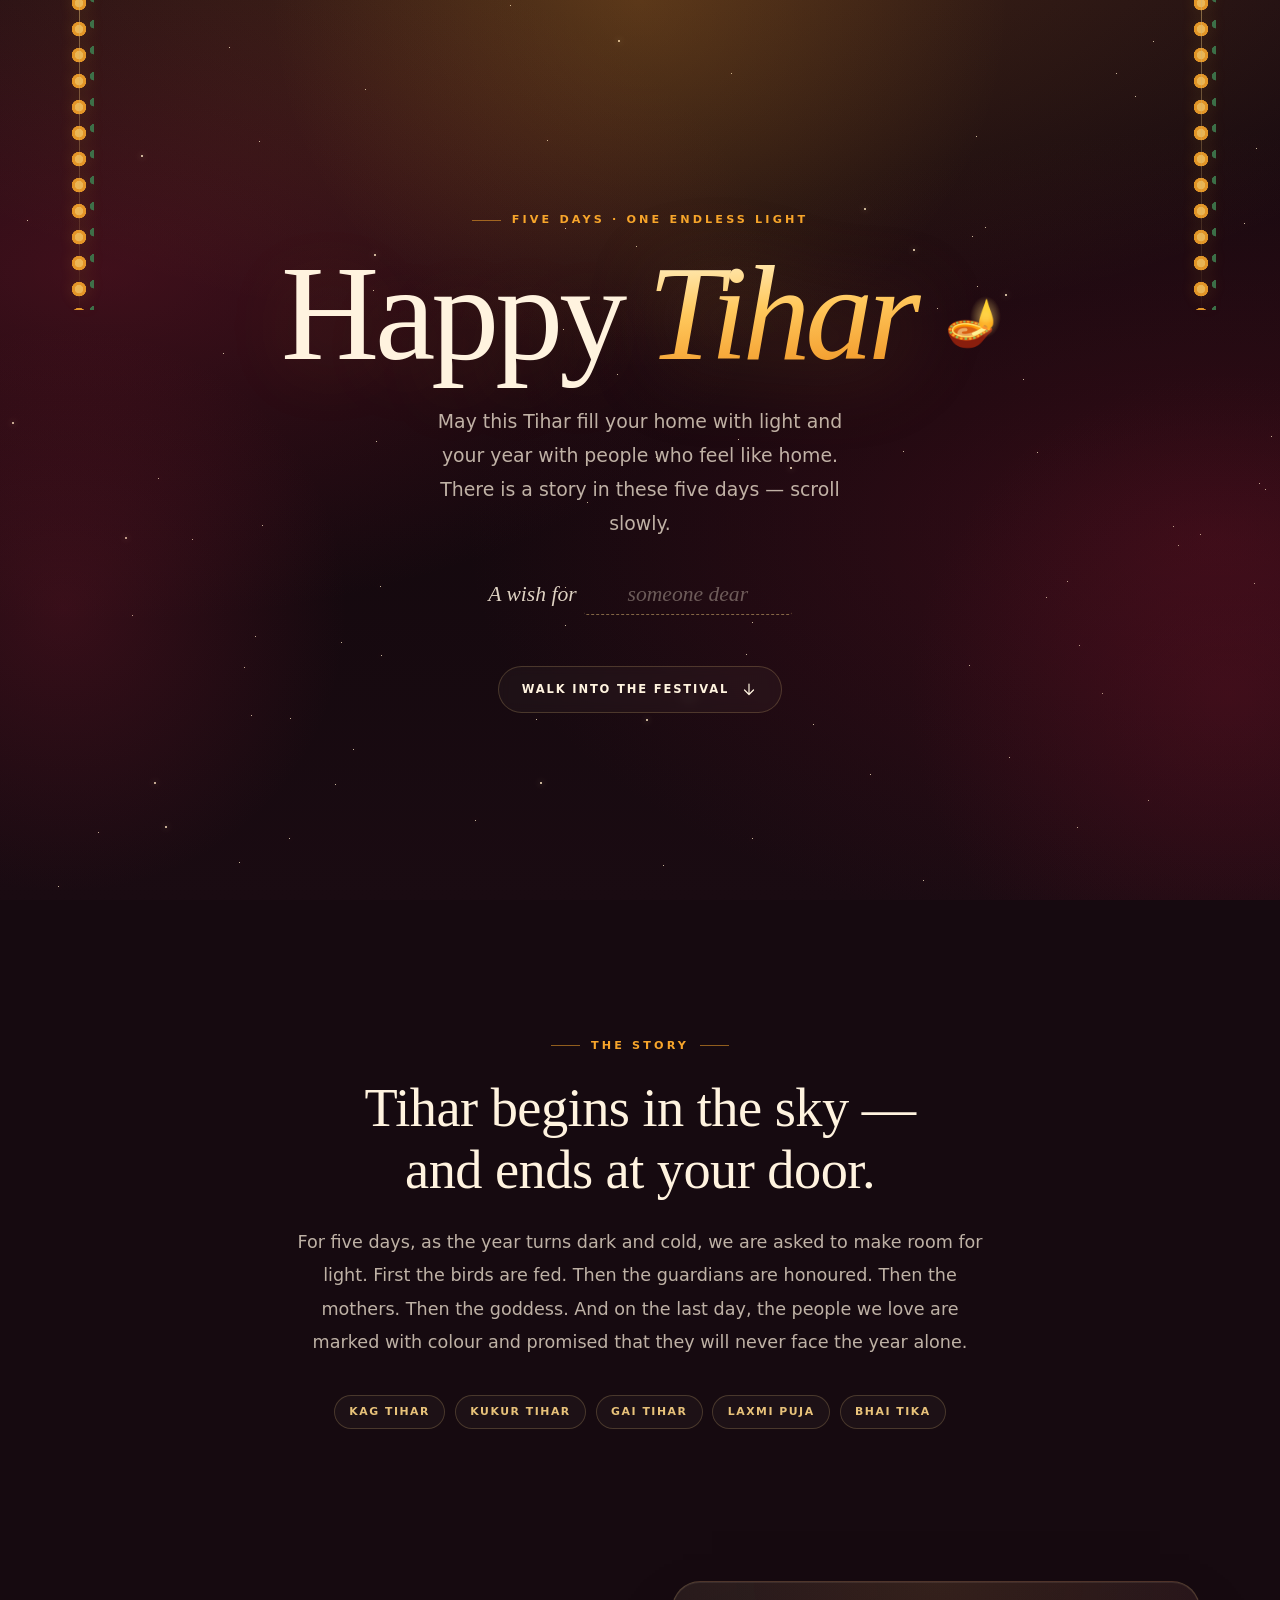
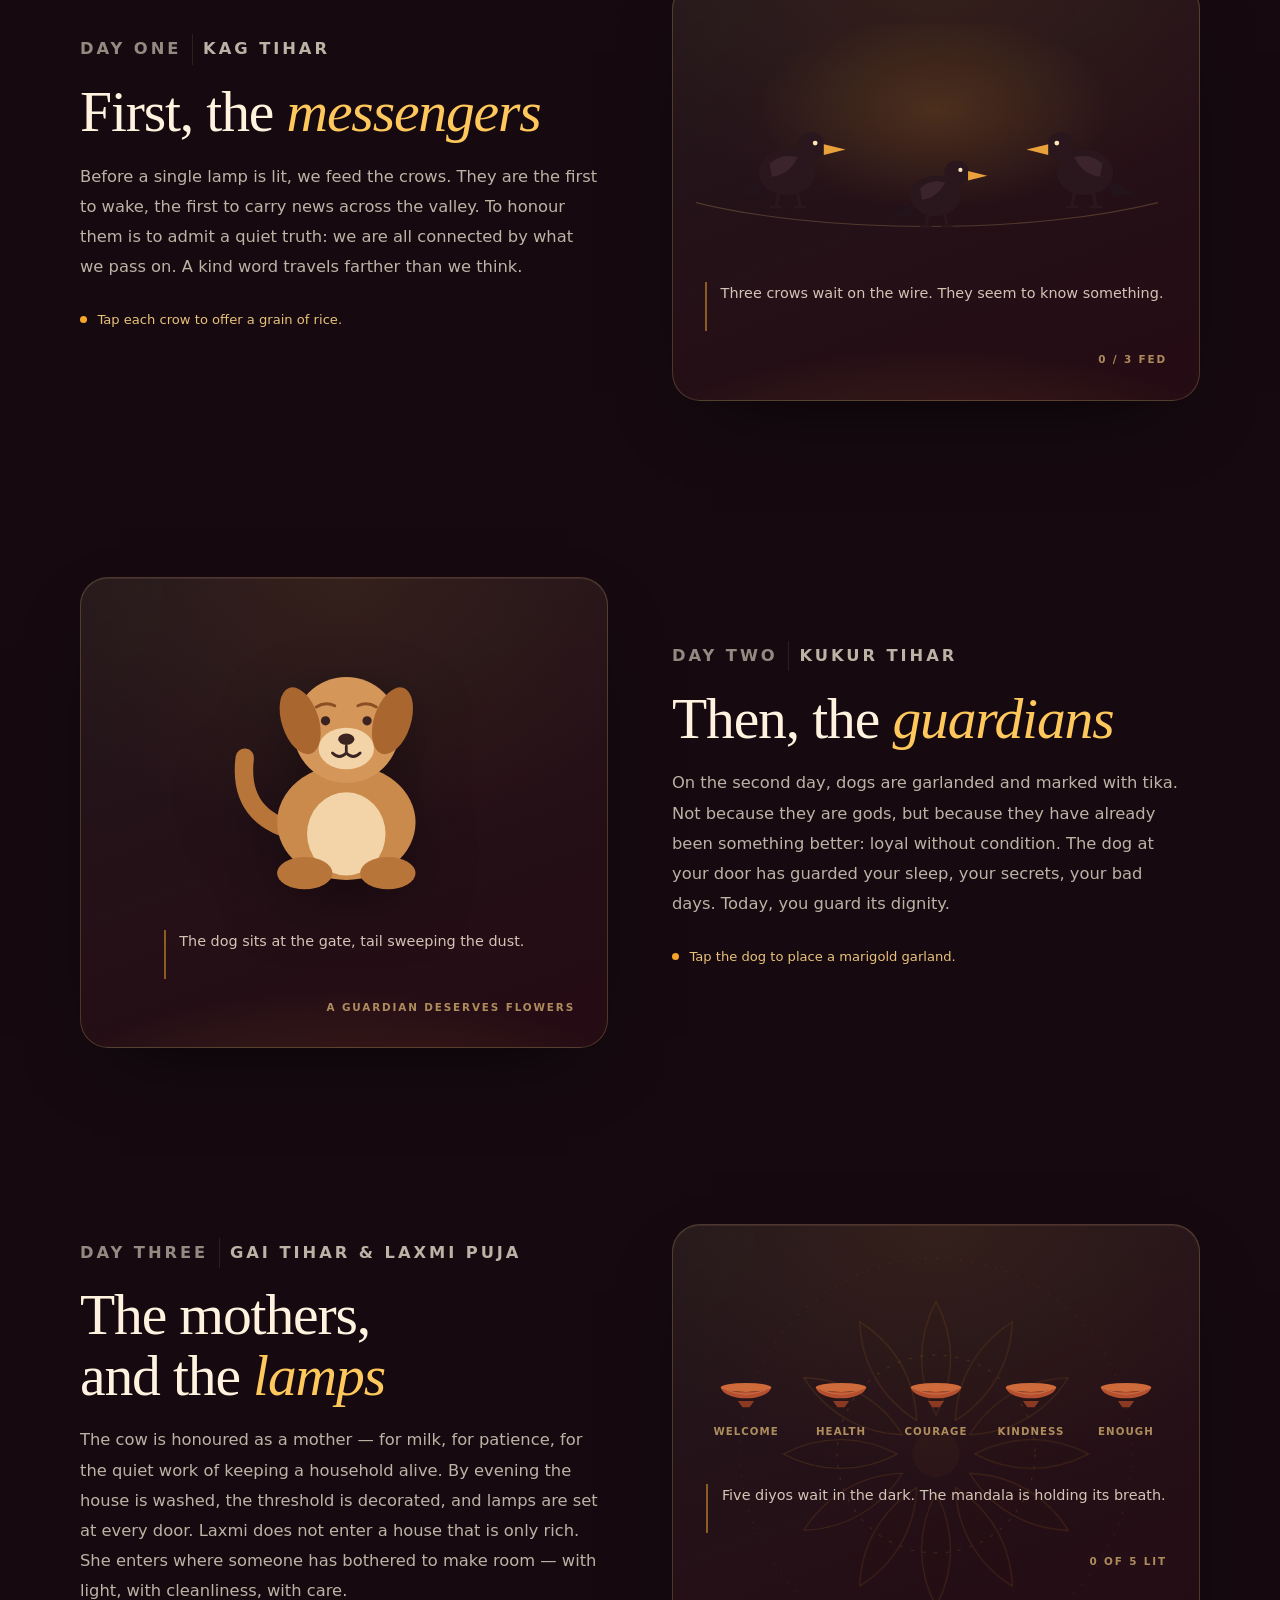
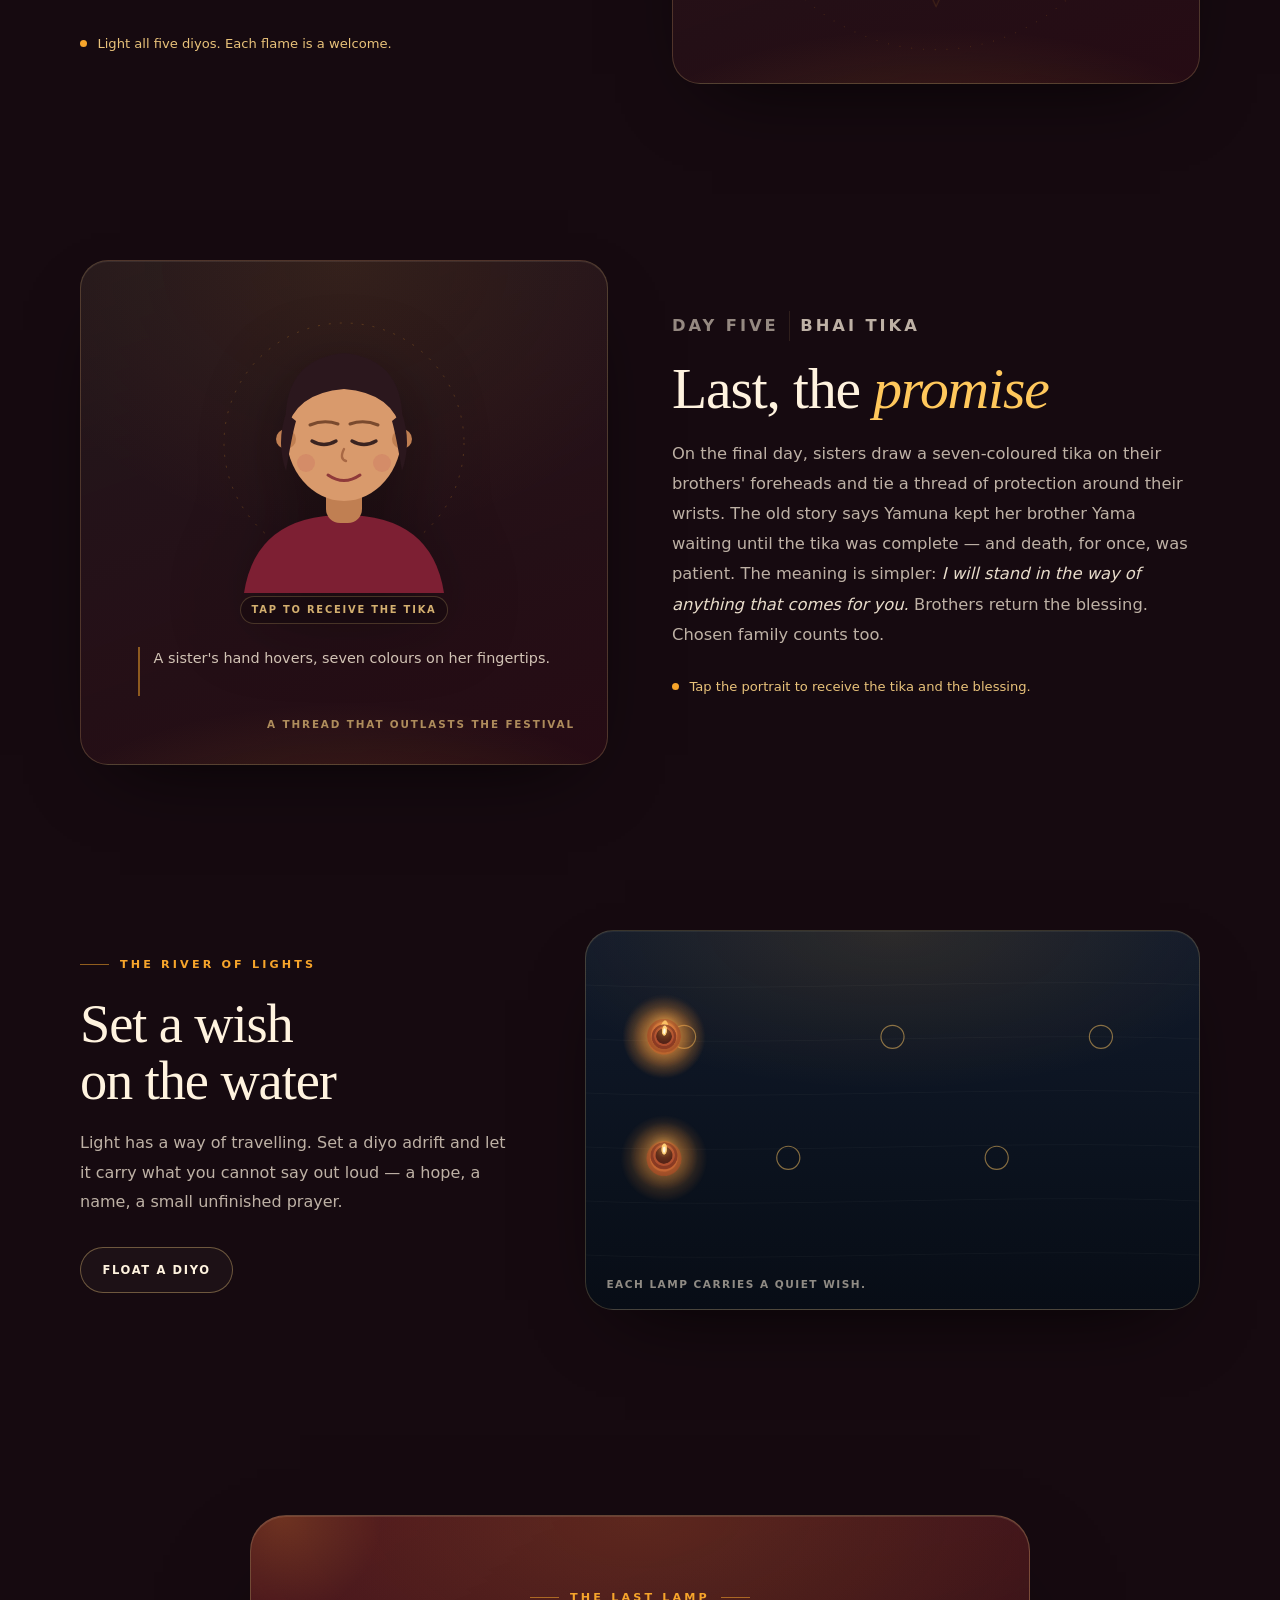
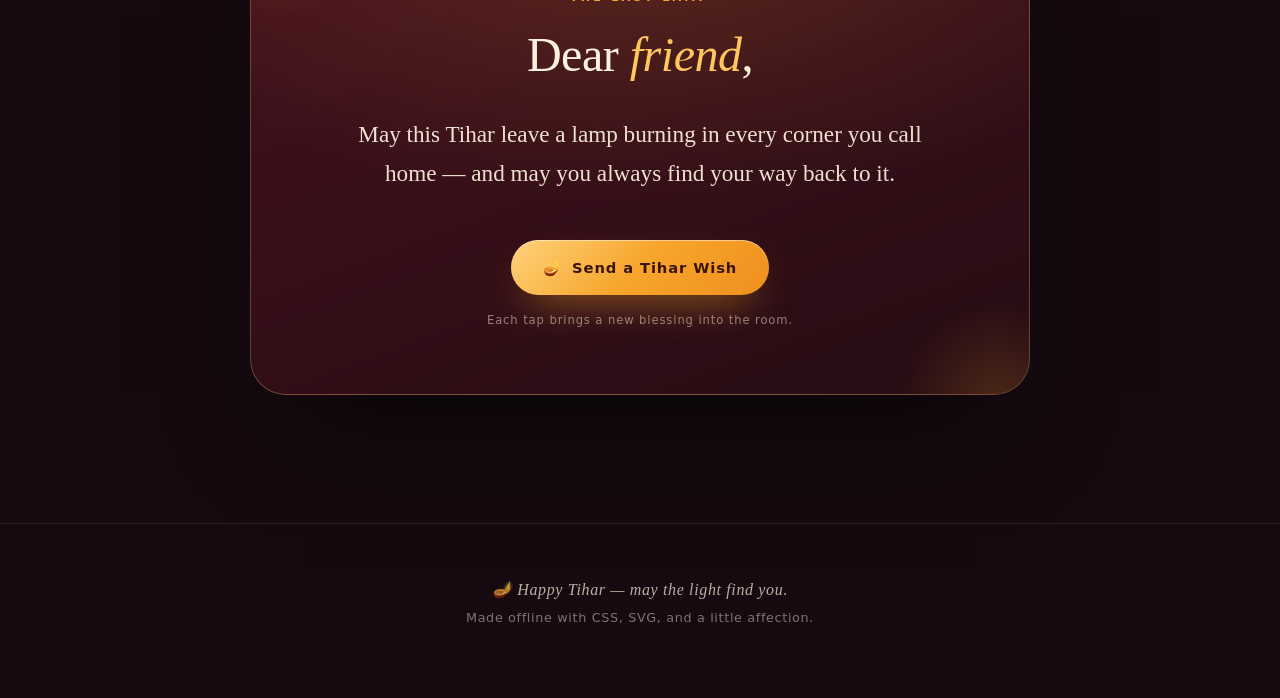
<file: Projects/deepseek-v4.1-flash-free/index.html>
<!DOCTYPE html>
<html lang="en">
<head>
  <meta charset="utf-8">
  <meta name="viewport" content="width=device-width, initial-scale=1">
  <meta name="theme-color" content="#170a10">
  <meta name="description" content="An interactive Tihar story about crows, dogs, cows, Laxmi's lamps and Bhai Tika — with a wish you can send.">
  <title>Happy Tihar 🪔 — A Story of Light</title>
  <link rel="stylesheet" href="style.css">
</head>
<body>
  <a class="skip-link" href="#story">Skip to the story</a>

  <!-- Ambient background: stars, glows and a warm night sky (pure CSS) -->
  <div class="ambient" aria-hidden="true">
    <div class="stars" id="stars"></div>
    <div class="glow glow--one"></div>
    <div class="glow glow--two"></div>
    <div class="glow glow--three"></div>
  </div>

  <!-- ============================== HERO ============================== -->
  <header class="hero" id="top">
    <div class="garland garland--left" aria-hidden="true"></div>
    <div class="garland garland--right" aria-hidden="true"></div>

    <div class="hero__inner">
      <p class="eyebrow">Five days · one endless light</p>

      <h1 class="hero__title">
        <span class="hero__happy">Happy</span>
        <span class="hero__tihar">Tihar</span>
        <span class="hero__lamp" aria-hidden="true">🪔</span>
      </h1>

      <p class="hero__sub">
        May this Tihar fill your home with light and your year with people who feel like
        home. There is a story in these five days — scroll slowly.
      </p>

      <p class="hero__for">
        A wish for
        <label class="name-field">
          <span class="sr-only">Name of the person you are wishing</span>
          <input id="nameInput" type="text" maxlength="28" placeholder="someone dear" autocomplete="off" spellcheck="false">
        </label>
      </p>

      <a class="scroll-cue" href="#story">
        <span>Walk into the festival</span>
        <svg viewBox="0 0 24 24" width="18" height="18" aria-hidden="true">
          <path d="M12 4v14m0 0 6-6m-6 6-6-6" fill="none" stroke="currentColor"
                stroke-width="1.6" stroke-linecap="round" stroke-linejoin="round"/>
        </svg>
      </a>
    </div>
  </header>

  <main>
    <!-- ============================== INTRO ============================== -->
    <section class="intro reveal" id="story" aria-labelledby="intro-title">
      <p class="eyebrow eyebrow--center">The story</p>
      <h2 id="intro-title">Tihar begins in the sky —<br>and ends at your door.</h2>
      <p class="intro__text">
        For five days, as the year turns dark and cold, we are asked to make room for light.
        First the birds are fed. Then the guardians are honoured. Then the mothers.
        Then the goddess. And on the last day, the people we love are marked with colour
        and promised that they will never face the year alone.
      </p>
      <div class="day-chips" aria-label="The five days of Tihar">
        <span>Kag Tihar</span>
        <span>Kukur Tihar</span>
        <span>Gai Tihar</span>
        <span>Laxmi Puja</span>
        <span>Bhai Tika</span>
      </div>
    </section>

    <!-- ============================== SCENE 1 · CROWS ============================== -->
    <section class="scene reveal" aria-labelledby="scene1-title">
      <div class="scene__inner">
        <div class="scene__copy">
          <p class="day-tag"><span>Day one</span> Kag Tihar</p>
          <h2 id="scene1-title">First, the <em>messengers</em></h2>
          <p>
            Before a single lamp is lit, we feed the crows. They are the first to wake,
            the first to carry news across the valley. To honour them is to admit a quiet
            truth: we are all connected by what we pass on. A kind word travels farther
            than we think.
          </p>
          <p class="hint">
            <span class="hint__dot" aria-hidden="true"></span>
            Tap each crow to offer a grain of rice.
          </p>
        </div>

        <div class="stage stage--crows">
          <div class="wire-scene" role="group" aria-label="Three crows on a wire. Offer rice to each one.">
            <svg class="wire" viewBox="0 0 420 70" preserveAspectRatio="none" aria-hidden="true">
              <path d="M-10 8 C 110 58, 310 58, 430 8" fill="none"
                    stroke="rgba(232,194,122,.35)" stroke-width="1.5"/>
            </svg>

            <button class="crow" type="button" aria-pressed="false"
                    aria-label="Offer rice to the first crow">
              <svg viewBox="0 0 120 120" aria-hidden="true" focusable="false">
                <path d="M40 82 L14 96 L34 98 Z" fill="#23131a"/>
                <ellipse cx="60" cy="76" rx="26" ry="21" fill="#2a171d"/>
                <path d="M44 68 Q 54 58 70 62 Q 62 78 46 80 Z" fill="#3b242c"/>
                <circle cx="82" cy="52" r="13" fill="#2a171d"/>
                <path d="M94 50 L114 55 L94 60 Z" fill="#e9a23b"/>
                <circle cx="86" cy="49" r="2.2" fill="#ffe6b8"/>
                <path d="M52 96 L50 108 M70 96 L72 108" stroke="#2a171d"
                      stroke-width="3.2" stroke-linecap="round"/>
                <path d="M45 108 h10 M67 108 h10" stroke="#2a171d"
                      stroke-width="2.4" stroke-linecap="round"/>
              </svg>
            </button>

            <button class="crow crow--small" type="button" aria-pressed="false"
                    aria-label="Offer rice to the second crow">
              <svg viewBox="0 0 120 120" aria-hidden="true" focusable="false">
                <path d="M40 82 L14 96 L34 98 Z" fill="#23131a"/>
                <ellipse cx="60" cy="76" rx="26" ry="21" fill="#2a171d"/>
                <path d="M44 68 Q 54 58 70 62 Q 62 78 46 80 Z" fill="#3b242c"/>
                <circle cx="82" cy="52" r="13" fill="#2a171d"/>
                <path d="M94 50 L114 55 L94 60 Z" fill="#e9a23b"/>
                <circle cx="86" cy="49" r="2.2" fill="#ffe6b8"/>
                <path d="M52 96 L50 108 M70 96 L72 108" stroke="#2a171d"
                      stroke-width="3.2" stroke-linecap="round"/>
                <path d="M45 108 h10 M67 108 h10" stroke="#2a171d"
                      stroke-width="2.4" stroke-linecap="round"/>
              </svg>
            </button>

            <button class="crow crow--flip" type="button" aria-pressed="false"
                    aria-label="Offer rice to the third crow">
              <svg viewBox="0 0 120 120" aria-hidden="true" focusable="false">
                <path d="M40 82 L14 96 L34 98 Z" fill="#23131a"/>
                <ellipse cx="60" cy="76" rx="26" ry="21" fill="#2a171d"/>
                <path d="M44 68 Q 54 58 70 62 Q 62 78 46 80 Z" fill="#3b242c"/>
                <circle cx="82" cy="52" r="13" fill="#2a171d"/>
                <path d="M94 50 L114 55 L94 60 Z" fill="#e9a23b"/>
                <circle cx="86" cy="49" r="2.2" fill="#ffe6b8"/>
                <path d="M52 96 L50 108 M70 96 L72 108" stroke="#2a171d"
                      stroke-width="3.2" stroke-linecap="round"/>
                <path d="M45 108 h10 M67 108 h10" stroke="#2a171d"
                      stroke-width="2.4" stroke-linecap="round"/>
              </svg>
            </button>
          </div>

          <p class="stage-note" id="crowLine" aria-live="polite">
            Three crows wait on the wire. They seem to know something.
          </p>
          <div class="stage-count" id="crowCount">0 / 3 fed</div>
        </div>
      </div>
    </section>

    <!-- ============================== SCENE 2 · DOGS ============================== -->
    <section class="scene scene--flip reveal" aria-labelledby="scene2-title">
      <div class="scene__inner">
        <div class="scene__copy">
          <p class="day-tag"><span>Day two</span> Kukur Tihar</p>
          <h2 id="scene2-title">Then, the <em>guardians</em></h2>
          <p>
            On the second day, dogs are garlanded and marked with tika. Not because they
            are gods, but because they have already been something better: loyal without
            condition. The dog at your door has guarded your sleep, your secrets, your bad
            days. Today, you guard its dignity.
          </p>
          <p class="hint">
            <span class="hint__dot" aria-hidden="true"></span>
            Tap the dog to place a marigold garland.
          </p>
        </div>

        <div class="stage stage--dog">
          <button class="dog" type="button" aria-pressed="false"
                  aria-label="Place a marigold garland and tika on the dog">
            <svg viewBox="0 0 260 260" aria-hidden="true" focusable="false">
              <!-- tail -->
              <path class="dog__tail" d="M82 190 Q 38 176 44 128" fill="none"
                    stroke="#b8753a" stroke-width="16" stroke-linecap="round"/>
              <!-- body and chest -->
              <ellipse cx="132" cy="184" rx="60" ry="50" fill="#c98a4b"/>
              <ellipse cx="132" cy="194" rx="34" ry="36" fill="#f2d4a8"/>
              <!-- back paws -->
              <ellipse cx="96" cy="228" rx="24" ry="14" fill="#b8753a"/>
              <ellipse cx="168" cy="228" rx="24" ry="14" fill="#b8753a"/>
              <!-- head -->
              <circle cx="132" cy="104" r="46" fill="#d5965a"/>
              <ellipse cx="92" cy="96" rx="16" ry="30" fill="#a9662f" transform="rotate(-18 92 96)"/>
              <ellipse cx="172" cy="96" rx="16" ry="30" fill="#a9662f" transform="rotate(18 172 96)"/>
              <!-- muzzle, nose, mouth -->
              <ellipse cx="132" cy="120" rx="24" ry="18" fill="#f2d4a8"/>
              <ellipse cx="132" cy="112" rx="7" ry="5" fill="#3a2320"/>
              <path d="M132 118v6m0 0q-6 6-12 0m12 0q6 6 12 0" fill="none"
                    stroke="#3a2320" stroke-width="2.4" stroke-linecap="round"/>
              <!-- eyes and brows -->
              <circle cx="114" cy="96" r="4" fill="#3a2320"/>
              <circle cx="150" cy="96" r="4" fill="#3a2320"/>
              <path d="M106 84q8-5 16-1M142 83q8-4 16 1" fill="none"
                    stroke="#8a4f22" stroke-width="2.5" stroke-linecap="round"/>
              <!-- tika on the forehead -->
              <g class="dog__tika">
                <rect x="125" y="66" width="4" height="16" rx="2" fill="#d33a3a"/>
                <rect x="130" y="64" width="4" height="18" rx="2" fill="#f2b134"/>
                <rect x="135" y="66" width="4" height="16" rx="2" fill="#3f8f6b"/>
              </g>
              <!-- marigold garland -->
              <g class="dog__garland">
                <path d="M92 148 Q 150 180 208 148" fill="none"
                      stroke="#e9a23b" stroke-width="3" opacity=".65"/>
                <circle cx="94" cy="150" r="8" fill="#f7a52b"/>
                <circle cx="108" cy="158" r="8" fill="#ffc85c"/>
                <circle cx="122" cy="163" r="8" fill="#f7a52b"/>
                <circle cx="136" cy="166" r="8" fill="#ffc85c"/>
                <circle cx="150" cy="167" r="8" fill="#f7a52b"/>
                <circle cx="164" cy="166" r="8" fill="#ffc85c"/>
                <circle cx="178" cy="163" r="8" fill="#f7a52b"/>
                <circle cx="192" cy="158" r="8" fill="#ffc85c"/>
                <circle cx="206" cy="150" r="8" fill="#f7a52b"/>
              </g>
            </svg>
          </button>

          <p class="stage-note" id="dogLine" aria-live="polite">
            The dog sits at the gate, tail sweeping the dust.
          </p>
          <div class="stage-count">A guardian deserves flowers</div>
        </div>
      </div>
    </section>

    <!-- ============================== SCENE 3 · COWS & LAXMI ============================== -->
    <section class="scene reveal" aria-labelledby="scene3-title">
      <div class="scene__inner">
        <div class="scene__copy">
          <p class="day-tag"><span>Day three</span> Gai Tihar &amp; Laxmi Puja</p>
          <h2 id="scene3-title">The mothers,<br>and the <em>lamps</em></h2>
          <p>
            The cow is honoured as a mother — for milk, for patience, for the quiet work of
            keeping a household alive. By evening the house is washed, the threshold is
            decorated, and lamps are set at every door. Laxmi does not enter a house that is
            only rich. She enters where someone has bothered to make room — with light, with
            cleanliness, with care.
          </p>
          <p class="hint">
            <span class="hint__dot" aria-hidden="true"></span>
            Light all five diyos. Each flame is a welcome.
          </p>
        </div>

        <div class="stage stage--lamps" id="lampStage">
          <!-- Rangoli / mandala drawn entirely in SVG -->
          <svg class="mandala" viewBox="0 0 400 400" aria-hidden="true">
            <defs>
              <path id="petal" d="M200 58 C 218 92 218 130 200 164 C 182 130 182 92 200 58 Z"/>
            </defs>
            <g fill="none" stroke="currentColor" stroke-width="1">
              <circle class="draw-ring" cx="200" cy="200" r="48" pathLength="1"/>
              <circle cx="200" cy="200" r="92" stroke-dasharray="3 8"/>
              <circle class="draw-ring" cx="200" cy="200" r="140" pathLength="1"/>
              <circle cx="200" cy="200" r="182" stroke-dasharray="1 10"/>
            </g>
            <g fill="rgba(247,165,43,.05)" stroke="currentColor" stroke-width="1">
              <use href="#petal"/>
              <use href="#petal" transform="rotate(30 200 200)"/>
              <use href="#petal" transform="rotate(60 200 200)"/>
              <use href="#petal" transform="rotate(90 200 200)"/>
              <use href="#petal" transform="rotate(120 200 200)"/>
              <use href="#petal" transform="rotate(150 200 200)"/>
              <use href="#petal" transform="rotate(180 200 200)"/>
              <use href="#petal" transform="rotate(210 200 200)"/>
              <use href="#petal" transform="rotate(240 200 200)"/>
              <use href="#petal" transform="rotate(270 200 200)"/>
              <use href="#petal" transform="rotate(300 200 200)"/>
              <use href="#petal" transform="rotate(330 200 200)"/>
            </g>
            <circle class="draw-ring" cx="200" cy="200" r="22" fill="rgba(247,165,43,.12)" stroke="currentColor" stroke-width="1" pathLength="1"/>
          </svg>

          <div class="lamps" role="group" aria-label="Five diyos. Light each one.">
            <button class="lamp" type="button" aria-pressed="false" data-word="Welcome"
                    data-line="A lamp at the door says: come in, you were expected.">
              <svg class="diyo" viewBox="0 0 80 80" aria-hidden="true" focusable="false">
                <circle class="diyo__glow" cx="40" cy="30" r="20"/>
                <path class="diyo__flame" d="M40 14 C47 25 50 33 40 44 C30 33 33 25 40 14 Z"/>
                <path class="diyo__flame-inner" d="M40 27 C43.5 33 44.5 37 40 42 C35.5 37 36.5 33 40 27 Z"/>
                <path class="diyo__bowl" d="M12 46 C16 62 64 62 68 46 C56 53 24 53 12 46 Z"/>
                <ellipse class="diyo__rim" cx="40" cy="46" rx="28" ry="5"/>
                <path class="diyo__base" d="M31 61 h18 l-5 7 h-8 z"/>
                <path d="M19 49 q21 9 42 0" fill="none" stroke="#e08a5b" stroke-width="1.2" opacity=".5"/>
              </svg>
              <span class="lamp-word">Welcome</span>
            </button>

            <button class="lamp" type="button" aria-pressed="false" data-word="Health"
                    data-line="A lamp for health: may the body you live in be treated gently this year.">
              <svg class="diyo" viewBox="0 0 80 80" aria-hidden="true" focusable="false">
                <circle class="diyo__glow" cx="40" cy="30" r="20"/>
                <path class="diyo__flame" d="M40 14 C47 25 50 33 40 44 C30 33 33 25 40 14 Z"/>
                <path class="diyo__flame-inner" d="M40 27 C43.5 33 44.5 37 40 42 C35.5 37 36.5 33 40 27 Z"/>
                <path class="diyo__bowl" d="M12 46 C16 62 64 62 68 46 C56 53 24 53 12 46 Z"/>
                <ellipse class="diyo__rim" cx="40" cy="46" rx="28" ry="5"/>
                <path class="diyo__base" d="M31 61 h18 l-5 7 h-8 z"/>
                <path d="M19 49 q21 9 42 0" fill="none" stroke="#e08a5b" stroke-width="1.2" opacity=".5"/>
              </svg>
              <span class="lamp-word">Health</span>
            </button>

            <button class="lamp" type="button" aria-pressed="false" data-word="Courage"
                    data-line="A lamp for courage: may you do the brave thing, even with a shaking voice.">
              <svg class="diyo" viewBox="0 0 80 80" aria-hidden="true" focusable="false">
                <circle class="diyo__glow" cx="40" cy="30" r="20"/>
                <path class="diyo__flame" d="M40 14 C47 25 50 33 40 44 C30 33 33 25 40 14 Z"/>
                <path class="diyo__flame-inner" d="M40 27 C43.5 33 44.5 37 40 42 C35.5 37 36.5 33 40 27 Z"/>
                <path class="diyo__bowl" d="M12 46 C16 62 64 62 68 46 C56 53 24 53 12 46 Z"/>
                <ellipse class="diyo__rim" cx="40" cy="46" rx="28" ry="5"/>
                <path class="diyo__base" d="M31 61 h18 l-5 7 h-8 z"/>
                <path d="M19 49 q21 9 42 0" fill="none" stroke="#e08a5b" stroke-width="1.2" opacity=".5"/>
              </svg>
              <span class="lamp-word">Courage</span>
            </button>

            <button class="lamp" type="button" aria-pressed="false" data-word="Kindness"
                    data-line="A lamp for kindness: may it return to you when you least expect it.">
              <svg class="diyo" viewBox="0 0 80 80" aria-hidden="true" focusable="false">
                <circle class="diyo__glow" cx="40" cy="30" r="20"/>
                <path class="diyo__flame" d="M40 14 C47 25 50 33 40 44 C30 33 33 25 40 14 Z"/>
                <path class="diyo__flame-inner" d="M40 27 C43.5 33 44.5 37 40 42 C35.5 37 36.5 33 40 27 Z"/>
                <path class="diyo__bowl" d="M12 46 C16 62 64 62 68 46 C56 53 24 53 12 46 Z"/>
                <ellipse class="diyo__rim" cx="40" cy="46" rx="28" ry="5"/>
                <path class="diyo__base" d="M31 61 h18 l-5 7 h-8 z"/>
                <path d="M19 49 q21 9 42 0" fill="none" stroke="#e08a5b" stroke-width="1.2" opacity=".5"/>
              </svg>
              <span class="lamp-word">Kindness</span>
            </button>

            <button class="lamp" type="button" aria-pressed="false" data-word="Enough"
                    data-line="A lamp for enough: not more, not less — just enough.">
              <svg class="diyo" viewBox="0 0 80 80" aria-hidden="true" focusable="false">
                <circle class="diyo__glow" cx="40" cy="30" r="20"/>
                <path class="diyo__flame" d="M40 14 C47 25 50 33 40 44 C30 33 33 25 40 14 Z"/>
                <path class="diyo__flame-inner" d="M40 27 C43.5 33 44.5 37 40 42 C35.5 37 36.5 33 40 27 Z"/>
                <path class="diyo__bowl" d="M12 46 C16 62 64 62 68 46 C56 53 24 53 12 46 Z"/>
                <ellipse class="diyo__rim" cx="40" cy="46" rx="28" ry="5"/>
                <path class="diyo__base" d="M31 61 h18 l-5 7 h-8 z"/>
                <path d="M19 49 q21 9 42 0" fill="none" stroke="#e08a5b" stroke-width="1.2" opacity=".5"/>
              </svg>
              <span class="lamp-word">Enough</span>
            </button>
          </div>

          <p class="stage-note" id="lampLine" aria-live="polite">
            Five diyos wait in the dark. The mandala is holding its breath.
          </p>
          <div class="stage-count" id="lampCount">0 of 5 lit</div>
        </div>
      </div>
    </section>

    <!-- ============================== SCENE 4 · BHAI TIKA ============================== -->
    <section class="scene scene--flip reveal" aria-labelledby="scene4-title">
      <div class="scene__inner">
        <div class="scene__copy">
          <p class="day-tag"><span>Day five</span> Bhai Tika</p>
          <h2 id="scene4-title">Last, the <em>promise</em></h2>
          <p>
            On the final day, sisters draw a seven-coloured tika on their brothers'
            foreheads and tie a thread of protection around their wrists. The old story says
            Yamuna kept her brother Yama waiting until the tika was complete — and death,
            for once, was patient. The meaning is simpler: <em>I will stand in the way of
            anything that comes for you.</em> Brothers return the blessing. Chosen family
            counts too.
          </p>
          <p class="hint">
            <span class="hint__dot" aria-hidden="true"></span>
            Tap the portrait to receive the tika and the blessing.
          </p>
        </div>

        <div class="stage stage--tika">
          <button class="portrait" type="button" aria-pressed="false"
                  aria-label="Receive the seven-colour tika and a blessing">
            <svg viewBox="0 0 300 300" aria-hidden="true" focusable="false">
              <circle class="portrait__halo" cx="150" cy="150" r="120" fill="none"
                      stroke="rgba(247,165,43,.3)" stroke-width="1" stroke-dasharray="2 9"/>
              <!-- shoulders and neck -->
              <path d="M50 300 Q 62 222 150 222 Q 238 222 250 300 Z" fill="#7d1f33"/>
              <rect x="132" y="188" width="36" height="42" rx="14" fill="#c07f52"/>
              <!-- head -->
              <ellipse cx="150" cy="140" rx="58" ry="68" fill="#d99a6c"/>
              <circle cx="92" cy="146" r="10" fill="#c07f52"/>
              <circle cx="208" cy="146" r="10" fill="#c07f52"/>
              <!-- hair -->
              <path d="M92 140 Q 86 66 150 60 Q 214 66 208 140 Q 200 100 150 96 Q 100 100 92 140 Z"
                    fill="#2b171d"/>
              <path d="M92 120 Q 82 150 92 178 Q 98 142 102 128 Z" fill="#2b171d"/>
              <path d="M208 120 Q 218 150 208 178 Q 202 142 198 128 Z" fill="#2b171d"/>
              <!-- face -->
              <path d="M116 132 q14 -6 28 -1" fill="none" stroke="#7a4a2e" stroke-width="3" stroke-linecap="round"/>
              <path d="M156 131 q14 -5 28 1" fill="none" stroke="#7a4a2e" stroke-width="3" stroke-linecap="round"/>
              <path d="M118 148 q12 7 24 0" fill="none" stroke="#3a2320" stroke-width="3.4" stroke-linecap="round"/>
              <path d="M158 148 q12 7 24 0" fill="none" stroke="#3a2320" stroke-width="3.4" stroke-linecap="round"/>
              <path d="M150 156 q-5 10 2 12" fill="none" stroke="#a86844" stroke-width="2.4" stroke-linecap="round"/>
              <path d="M134 182 q16 11 32 0" fill="none" stroke="#8f3a3a" stroke-width="3" stroke-linecap="round"/>
              <circle cx="112" cy="170" r="9" fill="rgba(196,92,92,.22)"/>
              <circle cx="188" cy="170" r="9" fill="rgba(196,92,92,.22)"/>
              <!-- seven-colour tika -->
              <g class="portrait__tika">
                <rect x="133" y="106" width="4" height="22" rx="2" fill="#c62839"/>
                <rect x="138" y="105" width="4" height="23" rx="2" fill="#f2a72e"/>
                <rect x="143" y="104" width="4" height="24" rx="2" fill="#3f8f6b"/>
                <rect x="148" y="103" width="4" height="25" rx="2" fill="#3c6e9e"/>
                <rect x="153" y="104" width="4" height="24" rx="2" fill="#f7f0e4"/>
                <rect x="158" y="105" width="4" height="23" rx="2" fill="#d4622a"/>
                <rect x="163" y="106" width="4" height="22" rx="2" fill="#7a4a8c"/>
              </g>
              <!-- marigold garland -->
              <g class="portrait__garland">
                <path d="M100 224 Q 150 252 200 224" fill="none"
                      stroke="#e9a23b" stroke-width="3" opacity=".6"/>
                <circle cx="104" cy="226" r="8" fill="#f7a52b"/>
                <circle cx="116" cy="234" r="8" fill="#ffc85c"/>
                <circle cx="128" cy="240" r="8" fill="#f7a52b"/>
                <circle cx="140" cy="244" r="8" fill="#ffc85c"/>
                <circle cx="150" cy="245" r="8" fill="#f7a52b"/>
                <circle cx="160" cy="244" r="8" fill="#ffc85c"/>
                <circle cx="172" cy="240" r="8" fill="#f7a52b"/>
                <circle cx="184" cy="234" r="8" fill="#ffc85c"/>
                <circle cx="196" cy="226" r="8" fill="#f7a52b"/>
              </g>
            </svg>
            <span class="portrait__hint" id="portraitHint">tap to receive the tika</span>
          </button>

          <p class="stage-note" id="tikaLine" aria-live="polite">
            A sister's hand hovers, seven colours on her fingertips.
          </p>
          <div class="stage-count">A thread that outlasts the festival</div>
        </div>
      </div>
    </section>

    <!-- ============================== RIVER OF LIGHTS ============================== -->
    <section class="river reveal" aria-labelledby="river-title">
      <div class="river__head">
        <p class="eyebrow">The river of lights</p>
        <h2 id="river-title">Set a wish<br>on the water</h2>
        <p>
          Light has a way of travelling. Set a diyo adrift and let it carry what you cannot
          say out loud — a hope, a name, a small unfinished prayer.
        </p>
        <button class="ghost-btn" id="addLamp" type="button">Float a diyo</button>
      </div>

      <div class="river__wrap">
        <canvas id="riverCanvas" aria-label="A dark river with floating diyos. Tap the water to add a lamp."></canvas>
        <p class="river__caption" id="riverCaption" aria-live="polite">Each lamp carries a quiet wish.</p>
      </div>
    </section>

    <!-- ============================== FINAL WISH ============================== -->
    <section class="final reveal" id="wish" aria-labelledby="wish-title">
      <div class="wish-card">
        <p class="eyebrow eyebrow--center">The last lamp</p>
        <h2 id="wish-title">Dear <span class="accent" data-name>friend</span>,</h2>
        <p class="wish-text" id="wishText" aria-live="polite">
          May this Tihar leave a lamp burning in every corner you call home — and may you
          always find your way back to it.
        </p>

        <button class="wish-btn" id="sendWish" type="button">
          <span aria-hidden="true">🪔</span>
          Send a Tihar Wish
        </button>
        <p class="wish-hint">Each tap brings a new blessing into the room.</p>
      </div>
    </section>
  </main>

  <footer class="footer">
    <p class="footer__line">🪔 Happy Tihar — may the light find you.</p>
    <p>Made offline with CSS, SVG, and a little affection.</p>
  </footer>

  <!-- Full-screen canvas for the petal / sparkle celebration -->
  <canvas id="burstCanvas" aria-hidden="true"></canvas>

  <script src="script.js"></script>
</body>
</html>
</file>
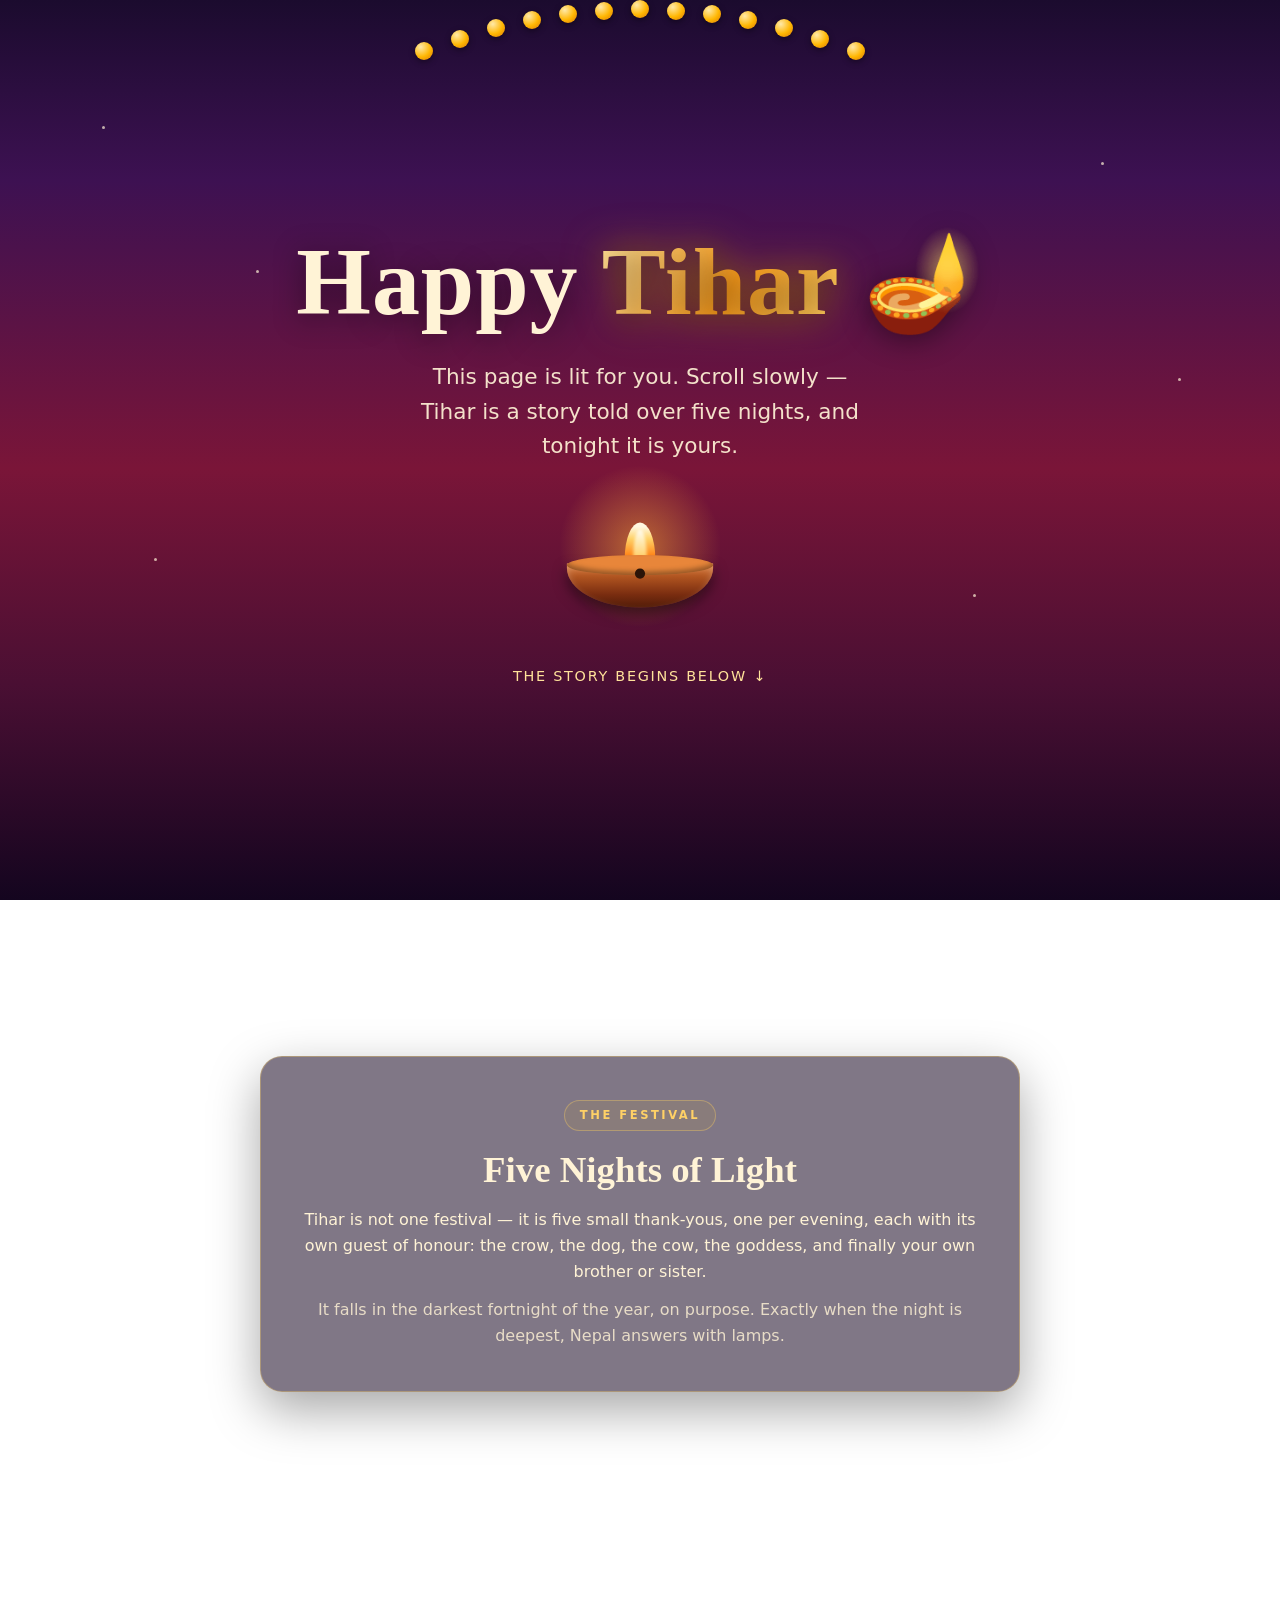
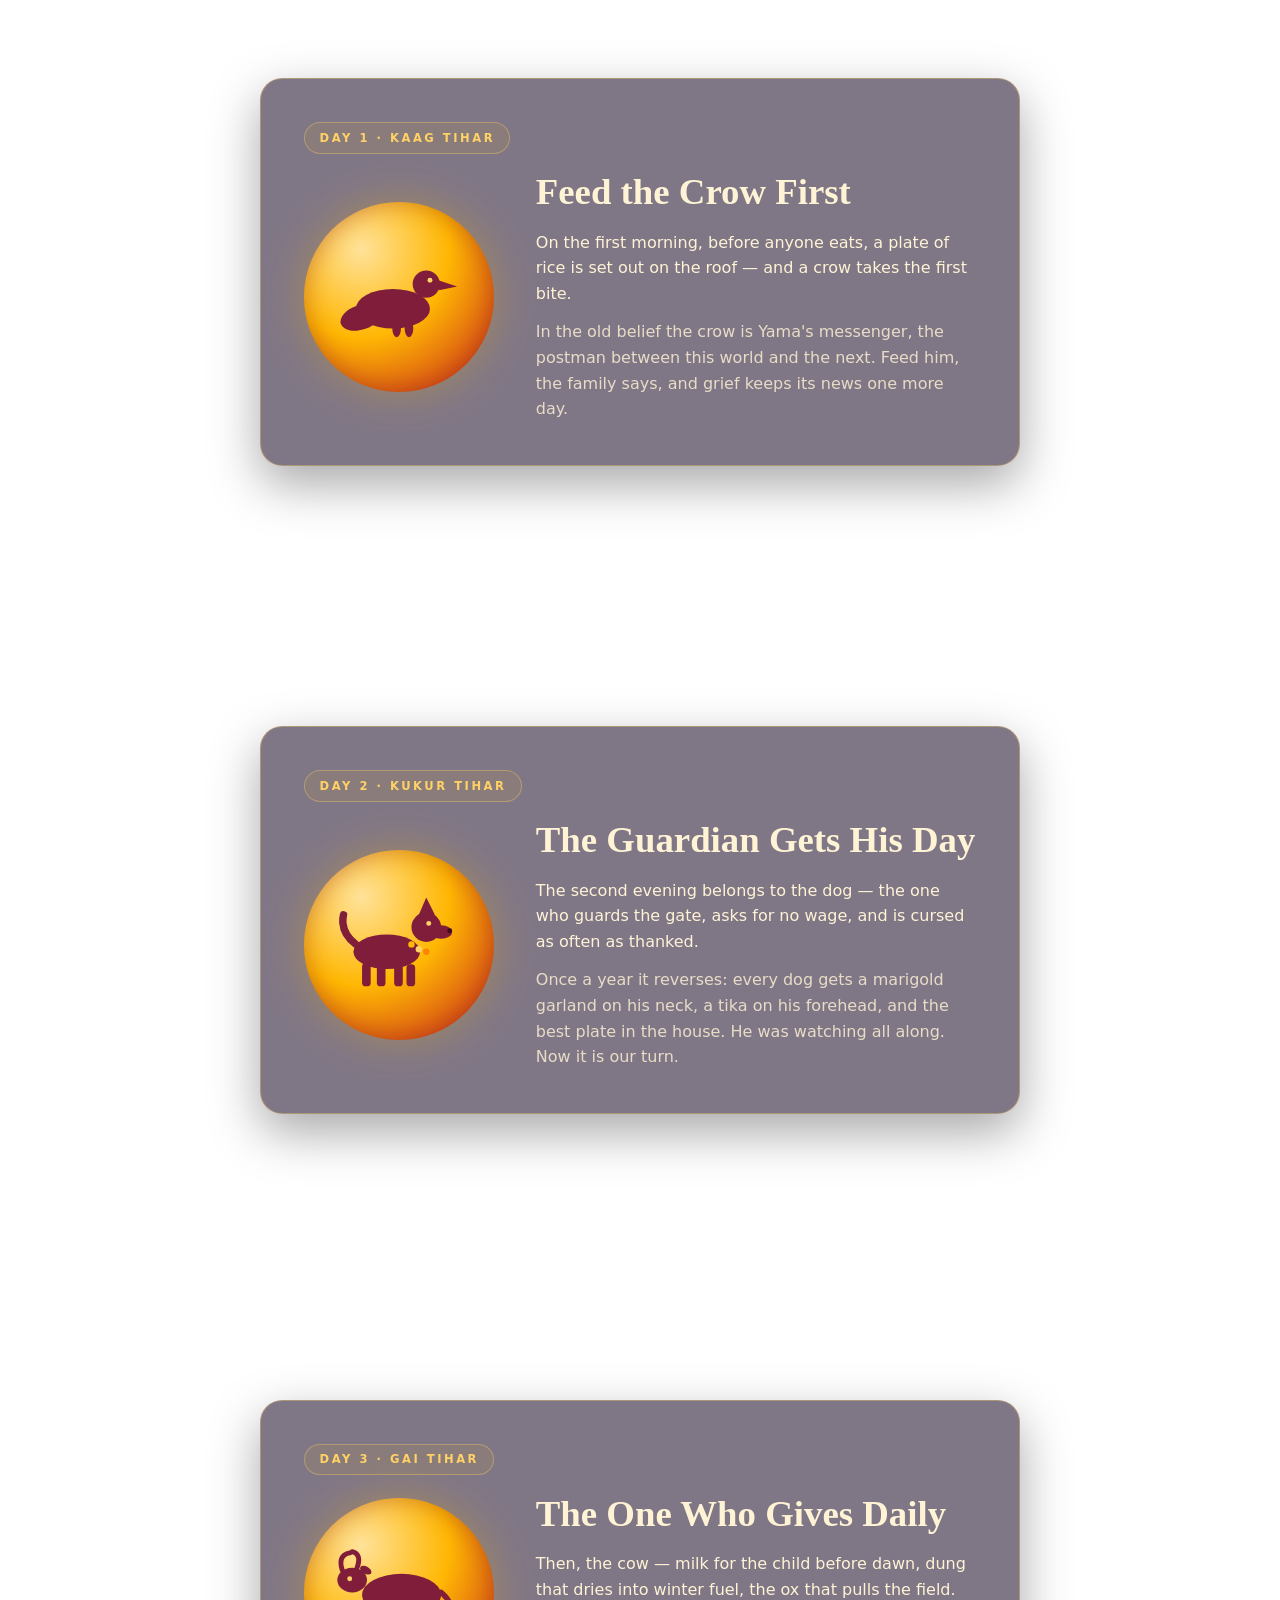
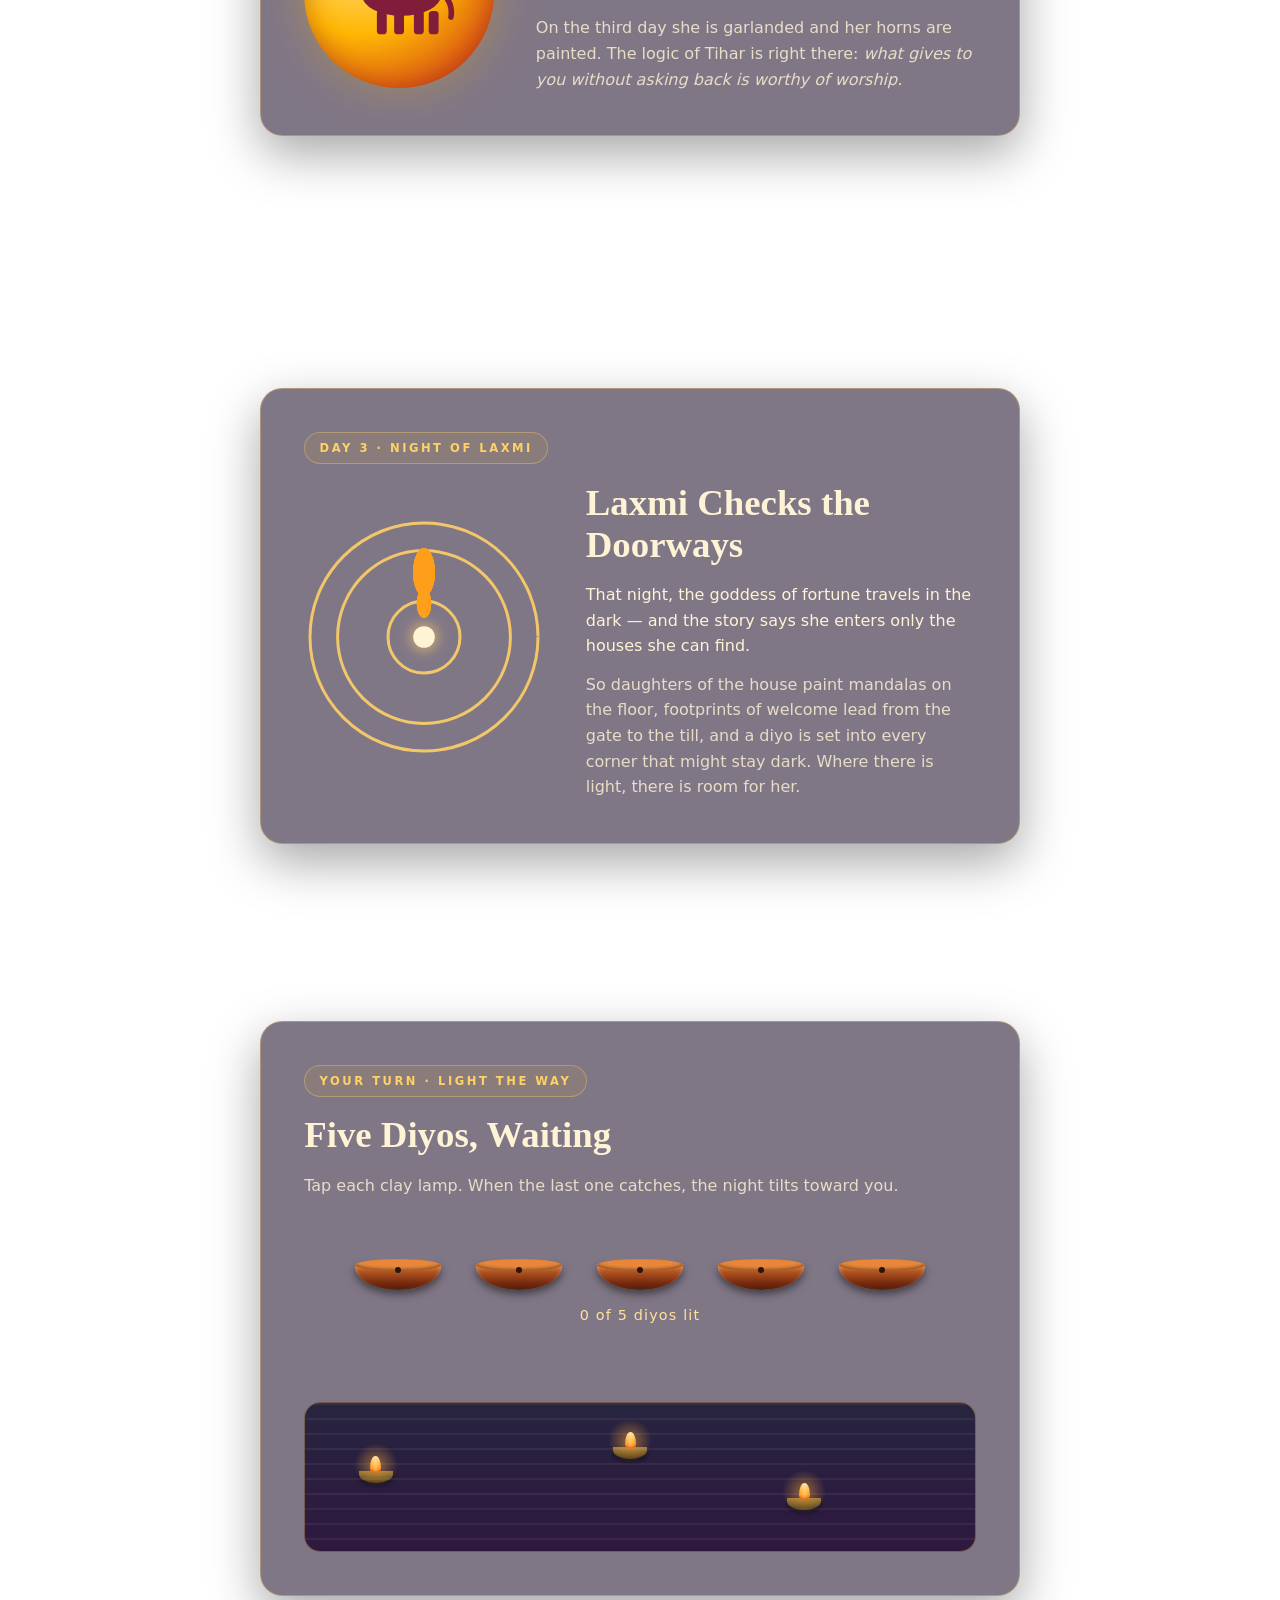
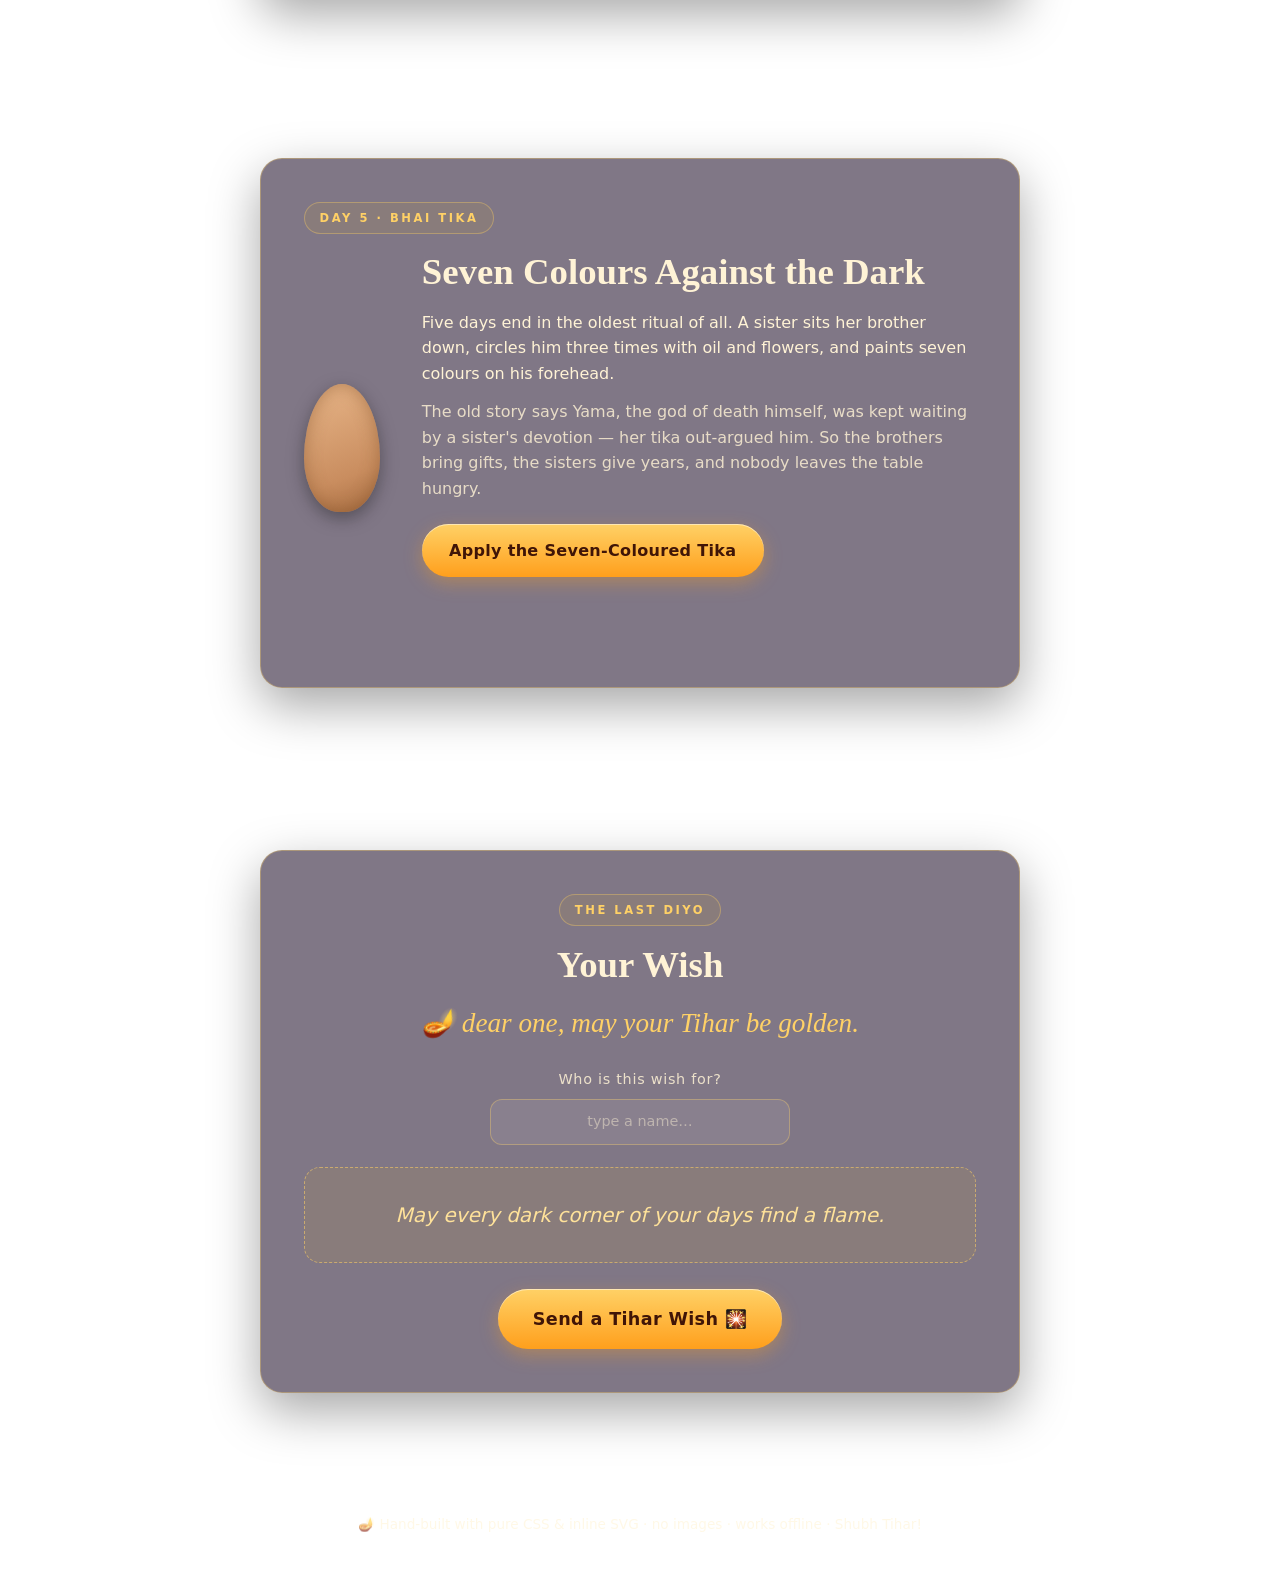
<file: Projects/glm-5.3-flash-free/index.html>
<!DOCTYPE html>
<html lang="en">
<head>
  <meta charset="UTF-8">
  <meta name="viewport" content="width=device-width, initial-scale=1.0">
  <title>Happy Tihar 🪔 — The Festival of Lights</title>
  <meta name="description" content="An interactive story of Tihar: crows, dogs, cows, the goddess Laxmi's lamps, and a sister's seven-coloured tika.">
  <!-- Emoji favicon as a data URI: keeps the page 100% offline -->
  <link rel="icon" href="data:image/svg+xml,<svg xmlns='http://www.w3.org/2000/svg' viewBox='0 0 100 100'><text y='.9em' font-size='90'>🪔</text></svg>">
  <link rel="stylesheet" href="style.css">
</head>
<body>

  <!-- Living particle layer: petals & sparks are injected here by script.js -->
  <div id="fx" aria-hidden="true"></div>

  <!-- ======================= HERO ======================= -->
  <header class="hero">
    <!-- Marigold garland strung across the top (pure CSS dots in an arc) -->
    <div class="garland" aria-hidden="true">
      <span></span><span></span><span></span><span></span><span></span><span></span><span></span>
      <span></span><span></span><span></span><span></span><span></span><span></span>
    </div>

    <!-- Twinkling night sky -->
    <div class="stars" aria-hidden="true">
      <span></span><span></span><span></span><span></span><span></span><span></span>
    </div>

    <h1 class="display">Happy <span class="glow-word">Tihar</span> <span class="diya-emoji">🪔</span></h1>
    <p class="hero-sub">
      This page is lit for you. Scroll slowly — Tihar is a story told
      over five nights, and tonight it is yours.
    </p>

    <!-- Decorative hero diyo (always lit) -->
    <div class="diyo lit hero-diyo" aria-hidden="true">
      <span class="glow"></span>
      <span class="flame"><i></i></span>
      <span class="bowl"></span>
      <span class="wick"></span>
    </div>

    <p class="scroll-hint">The story begins below ↓</p>
  </header>

  <main>

    <!-- ================= SCENE 1 · PROLOGUE ================= -->
    <section class="scene">
      <article class="card center">
        <span class="chip">The Festival</span>
        <h2>Five Nights of Light</h2>
        <p>
          Tihar is not one festival — it is five small thank-yous, one per evening,
          each with its own guest of honour: the crow, the dog, the cow, the goddess,
          and finally your own brother or sister.
        </p>
        <p class="fine">
          It falls in the darkest fortnight of the year, on purpose.
          Exactly when the night is deepest, Nepal answers with lamps.
        </p>
      </article>
    </section>

    <!-- ================= SCENE 2 · KAAG TIHAR ================= -->
    <section class="scene">
      <article class="card">
        <span class="chip">Day 1 · Kaag Tihar</span>
        <div class="card-inner">
          <div class="art badge">
            <!-- Crow: pure inline SVG silhouette -->
            <svg class="art-svg" viewBox="0 0 120 80" role="img" aria-label="A crow">
              <ellipse cx="55" cy="50" rx="30" ry="16"/>
              <circle cx="82" cy="30" r="11"/>
              <path d="M92 27 L107 32 L92 35 Z"/>
              <ellipse cx="29" cy="57" rx="17" ry="10" transform="rotate(-18 29 57)"/>
              <ellipse cx="58" cy="66" rx="3.5" ry="7"/>
              <ellipse cx="68" cy="66" rx="3.5" ry="7"/>
              <circle cx="85" cy="27" r="2" fill="#ffd166"/>
            </svg>
          </div>
          <div class="words">
            <h2>Feed the Crow First</h2>
            <p>
              On the first morning, before anyone eats, a plate of rice is set out
              on the roof — and a crow takes the first bite.
            </p>
            <p class="fine">
              In the old belief the crow is Yama's messenger, the postman between
              this world and the next. Feed him, the family says, and grief
              keeps its news one more day.
            </p>
          </div>
        </div>
      </article>
    </section>

    <!-- ================= SCENE 3 · KUKUR TIHAR ================= -->
    <section class="scene">
      <article class="card">
        <span class="chip">Day 2 · Kukur Tihar</span>
        <div class="card-inner">
          <div class="art badge">
            <!-- Dog: pure inline SVG silhouette -->
            <svg class="art-svg" viewBox="0 0 120 80" role="img" aria-label="A dog wearing a garland">
              <ellipse cx="50" cy="46" rx="27" ry="14"/>
              <circle cx="82" cy="26" r="12"/>
              <ellipse cx="94" cy="30" rx="9" ry="5.5"/>
              <circle cx="101" cy="29" r="2" fill="#3d0a1e"/>
              <polygon points="76,16 82,2 89,16"/>
              <rect x="30" y="55" width="7" height="19" rx="3"/>
              <rect x="42" y="56" width="7" height="18" rx="3"/>
              <rect x="56" y="55" width="7" height="19" rx="3"/>
              <rect x="66" y="56" width="7" height="18" rx="3"/>
              <path d="M25 40 Q12 30 15 16" fill="none" stroke="#7f1d3a" stroke-width="6" stroke-linecap="round"/>
              <circle cx="84" cy="23" r="2" fill="#ffd166"/>
              <!-- garland: tiny marigold dots around the neck -->
              <circle cx="70" cy="40" r="2.6" fill="#ffb703"/>
              <circle cx="76" cy="44" r="2.6" fill="#ffd166"/>
              <circle cx="82" cy="46" r="2.6" fill="#fb8500"/>
            </svg>
          </div>
          <div class="words">
            <h2>The Guardian Gets His Day</h2>
            <p>
              The second evening belongs to the dog — the one who guards the gate,
              asks for no wage, and is cursed as often as thanked.
            </p>
            <p class="fine">
              Once a year it reverses: every dog gets a marigold garland on his neck,
              a tika on his forehead, and the best plate in the house.
              He was watching all along. Now it is our turn.
            </p>
          </div>
        </div>
      </article>
    </section>

    <!-- ================= SCENE 4 · GAI TIHAR ================= -->
    <section class="scene">
      <article class="card">
        <span class="chip">Day 3 · Gai Tihar</span>
        <div class="card-inner">
          <div class="art badge">
            <!-- Cow: pure inline SVG silhouette -->
            <svg class="art-svg" viewBox="0 0 120 80" role="img" aria-label="A cow">
              <ellipse cx="62" cy="42" rx="32" ry="17"/>
              <ellipse cx="22" cy="30" rx="12" ry="10"/>
              <path d="M14 22 Q10 10 20 8" fill="none" stroke="#7f1d3a" stroke-width="4" stroke-linecap="round"/>
              <path d="M26 20 Q30 9 22 7" fill="none" stroke="#7f1d3a" stroke-width="4" stroke-linecap="round"/>
              <ellipse cx="33" cy="22" rx="5" ry="3" transform="rotate(30 33 22)"/>
              <rect x="42" y="54" width="8" height="20" rx="3"/>
              <rect x="56" y="55" width="8" height="19" rx="3"/>
              <rect x="72" y="54" width="8" height="20" rx="3"/>
              <rect x="84" y="55" width="8" height="19" rx="3"/>
              <path d="M94 40 Q104 48 102 60" fill="none" stroke="#7f1d3a" stroke-width="4.5" stroke-linecap="round"/>
              <circle cx="20" cy="29" r="2" fill="#ffd166"/>
            </svg>
          </div>
          <div class="words">
            <h2>The One Who Gives Daily</h2>
            <p>
              Then, the cow — milk for the child before dawn, dung that dries
              into winter fuel, the ox that pulls the field.
            </p>
            <p class="fine">
              On the third day she is garlanded and her horns are painted.
              The logic of Tihar is right there: <em>what gives to you without
              asking back is worthy of worship.</em>
            </p>
          </div>
        </div>
      </article>
    </section>

    <!-- ================= SCENE 5 · LAXMI PUJA ================= -->
    <section class="scene">
      <article class="card">
        <span class="chip">Day 3 · Night of Laxmi</span>
        <div class="card-inner">
          <div class="art">
            <!-- Rangoli mandala: rings "draw" themselves & petals bloom via CSS -->
            <svg class="mandala" viewBox="0 0 200 200" role="img" aria-label="A rangoli mandala being drawn">
              <circle class="ring" cx="100" cy="100" r="95" pathLength="100"/>
              <circle class="ring" cx="100" cy="100" r="72" pathLength="100"/>
              <circle class="ring" cx="100" cy="100" r="30" pathLength="100"/>
              <g class="petals">
                <ellipse cx="100" cy="46" rx="9" ry="20"/>
                <ellipse cx="100" cy="46" rx="9" ry="20" transform="rotate(30 100 100)"/>
                <ellipse cx="100" cy="46" rx="9" ry="20" transform="rotate(60 100 100)"/>
                <ellipse cx="100" cy="46" rx="9" ry="20" transform="rotate(90 100 100)"/>
                <ellipse cx="100" cy="46" rx="9" ry="20" transform="rotate(120 100 100)"/>
                <ellipse cx="100" cy="46" rx="9" ry="20" transform="rotate(150 100 100)"/>
                <ellipse cx="100" cy="46" rx="9" ry="20" transform="rotate(180 100 100)"/>
                <ellipse cx="100" cy="46" rx="9" ry="20" transform="rotate(210 100 100)"/>
                <ellipse cx="100" cy="46" rx="9" ry="20" transform="rotate(240 100 100)"/>
                <ellipse cx="100" cy="46" rx="9" ry="20" transform="rotate(270 100 100)"/>
                <ellipse cx="100" cy="46" rx="9" ry="20" transform="rotate(300 100 100)"/>
                <ellipse cx="100" cy="46" rx="9" ry="20" transform="rotate(330 100 100)"/>
              </g>
              <g class="petals p2">
                <ellipse cx="100" cy="72" rx="6" ry="12" transform="rotate(0 100 100)"/>
                <ellipse cx="100" cy="72" rx="6" ry="12" transform="rotate(45 100 100)"/>
                <ellipse cx="100" cy="72" rx="6" ry="12" transform="rotate(90 100 100)"/>
                <ellipse cx="100" cy="72" rx="6" ry="12" transform="rotate(135 100 100)"/>
                <ellipse cx="100" cy="72" rx="6" ry="12" transform="rotate(180 100 100)"/>
                <ellipse cx="100" cy="72" rx="6" ry="12" transform="rotate(225 100 100)"/>
                <ellipse cx="100" cy="72" rx="6" ry="12" transform="rotate(270 100 100)"/>
                <ellipse cx="100" cy="72" rx="6" ry="12" transform="rotate(315 100 100)"/>
              </g>
              <circle class="m-center" cx="100" cy="100" r="9"/>
            </svg>
          </div>
          <div class="words">
            <h2>Laxmi Checks the Doorways</h2>
            <p>
              That night, the goddess of fortune travels in the dark — and the story
              says she enters only the houses she can find.
            </p>
            <p class="fine">
              So daughters of the house paint mandalas on the floor, footprints
              of welcome lead from the gate to the till, and a diyo is set into
              every corner that might stay dark. Where there is light,
              there is room for her.
            </p>
          </div>
        </div>
      </article>
    </section>

    <!-- ================= INTERACTIVE · LIGHT THE DIYOS ================= -->
    <section class="scene" id="light-up">
      <article class="card">
        <span class="chip">Your Turn · Light the Way</span>
        <h2>Five Diyos, Waiting</h2>
        <p class="fine">
          Tap each clay lamp. When the last one catches, the night tilts toward you.
        </p>

        <!-- Clickable diyos -->
        <div class="lamp-row">
          <div class="lamp">
            <button class="diyo" aria-label="Light the first diyo">
              <span class="glow"></span><span class="flame"><i></i></span>
              <span class="bowl"></span><span class="wick"></span>
            </button>
          </div>
          <div class="lamp">
            <button class="diyo" aria-label="Light the second diyo">
              <span class="glow"></span><span class="flame"><i></i></span>
              <span class="bowl"></span><span class="wick"></span>
            </button>
          </div>
          <div class="lamp">
            <button class="diyo" aria-label="Light the third diyo">
              <span class="glow"></span><span class="flame"><i></i></span>
              <span class="bowl"></span><span class="wick"></span>
            </button>
          </div>
          <div class="lamp">
            <button class="diyo" aria-label="Light the fourth diyo">
              <span class="glow"></span><span class="flame"><i></i></span>
              <span class="bowl"></span><span class="wick"></span>
            </button>
          </div>
          <div class="lamp">
            <button class="diyo" aria-label="Light the fifth diyo">
              <span class="glow"></span><span class="flame"><i></i></span>
              <span class="bowl"></span><span class="wick"></span>
            </button>
          </div>
        </div>

        <p class="lamp-count" id="lamp-count" aria-live="polite"></p>

        <!-- Reward message, revealed when all five are lit -->
        <p class="fade lamp-message" id="lamp-message">
          All five burn. Somewhere, a doorway just became findable. 🪔
        </p>

        <!-- Diyos floating on water -->
        <div class="river" aria-label="Diyos floating on water">
          <div class="boat b1"><span class="raft"></span><span class="boat-flame"><i></i></span><span class="boat-glow"></span></div>
          <div class="boat b2"><span class="raft"></span><span class="boat-flame"><i></i></span><span class="boat-glow"></span></div>
          <div class="boat b3"><span class="raft"></span><span class="boat-flame"><i></i></span><span class="boat-glow"></span></div>
        </div>
      </article>
    </section>

    <!-- ================= SCENE 6 · BHAI TIKA ================= -->
    <section class="scene">
      <article class="card">
        <span class="chip">Day 5 · Bhai Tika</span>
        <div class="card-inner">
          <div class="art">
            <!-- Forehead with seven tika dots; dots appear when applied -->
            <div class="forehead" id="forehead" aria-hidden="true">
              <span class="tdot t1"></span>
              <span class="tdot t2"></span>
              <span class="tdot t3"></span>
              <span class="tdot t4"></span>
              <span class="tdot t5"></span>
              <span class="tdot t6"></span>
              <span class="tdot t7"></span>
            </div>
          </div>
          <div class="words">
            <h2>Seven Colours Against the Dark</h2>
            <p>
              Five days end in the oldest ritual of all. A sister sits her brother
              down, circles him three times with oil and flowers, and paints
              seven colours on his forehead.
            </p>
            <p class="fine">
              The old story says Yama, the god of death himself, was kept waiting
              by a sister's devotion — her tika out-argued him. So the brothers
              bring gifts, the sisters give years, and nobody leaves the table hungry.
            </p>

            <!-- Interactive: apply the tika to reveal the blessing -->
            <button class="btn" id="tika-btn">Apply the Seven-Coloured Tika</button>
            <p class="fade" id="tika-blessing">
              “Long life, good luck — this year death has to get past your sister first.”
            </p>
          </div>
        </div>
      </article>
    </section>

    <!-- ================= FINAL · SEND A TIHAR WISH ================= -->
    <section class="scene">
      <article class="card center">
        <span class="chip">The Last Diyo</span>
        <h2>Your Wish</h2>

        <p class="final-line">
          🪔 <span class="name-slot">dear one</span>, may your Tihar be golden.
        </p>

        <!-- Optional name: personalizes the wish -->
        <label class="name-label" for="name-input">
          Who is this wish for?
          <input type="text" id="name-input" maxlength="30" placeholder="type a name…" autocomplete="off">
        </label>

        <!-- Random blessing + celebratory burst -->
        <div class="wish-box" aria-live="polite">
          <p class="blessing" id="blessing">
            May every dark corner of your days find a flame.
          </p>
        </div>
        <button class="btn big-btn" id="send-btn">Send a Tihar Wish 🎇</button>
      </article>
    </section>

  </main>

  <footer>
    <p>🪔 Hand-built with pure CSS &amp; inline SVG · no images · works offline · Shubh Tihar!</p>
  </footer>

  <script src="script.js"></script>
</body>
</html>
</file>
<file: Projects/deepseek-v4.1-flash-free/style.css>
/* ============================================================================
   Happy Tihar — style.css
   Palette: crimson, marigold, warm gold and cream on a night sky.
   Everything is drawn with CSS gradients and inline SVG. No images, no web fonts.
   ========================================================================== */

:root {
  --ink: #160a10;
  --ink-soft: #241016;
  --crimson: #a01f38;
  --crimson-deep: #6d1226;
  --marigold: #f7a52b;
  --marigold-light: #ffc85c;
  --gold: #e8c27a;
  --cream: #fff3df;
  --muted: rgba(255, 243, 223, 0.72);
  --line: rgba(232, 194, 122, 0.22);
  --serif: Georgia, "Iowan Old Style", "Palatino Linotype", "Times New Roman", serif;
  --sans: system-ui, -apple-system, "Segoe UI", Roboto, "Helvetica Neue", Arial, sans-serif;
  --shadow: 0 30px 80px -40px rgba(0, 0, 0, 0.9);
  --radius: 28px;
}

/* ---------------------------------------------------------------------------
   1. Reset & base
   --------------------------------------------------------------------------- */
*,
*::before,
*::after { box-sizing: border-box; }

html { scroll-behavior: smooth; }

body {
  margin: 0;
  min-height: 100vh;
  overflow-x: hidden;
  background: var(--ink);
  color: var(--cream);
  font-family: var(--sans);
  line-height: 1.6;
  -webkit-font-smoothing: antialiased;
  text-rendering: optimizeLegibility;
}

h1, h2, h3, p { margin-top: 0; }

a { color: inherit; }

button,
input { font: inherit; }

button { color: inherit; }

img, svg { max-width: 100%; }

::selection {
  background: rgba(247, 165, 43, 0.35);
  color: var(--cream);
}

:focus-visible {
  outline: 2px solid var(--marigold-light);
  outline-offset: 4px;
  border-radius: 6px;
}

.sr-only {
  position: absolute;
  width: 1px;
  height: 1px;
  padding: 0;
  margin: -1px;
  overflow: hidden;
  clip: rect(0 0 0 0);
  white-space: nowrap;
  border: 0;
}

.skip-link {
  position: fixed;
  top: -5rem;
  left: 1rem;
  z-index: 100;
  padding: 0.75rem 1.1rem;
  border-radius: 10px;
  background: var(--cream);
  color: var(--ink);
  font-size: 0.85rem;
  font-weight: 700;
  text-decoration: none;
  transition: top 0.2s ease;
}
.skip-link:focus { top: 1rem; }

/* ---------------------------------------------------------------------------
   2. Ambient night sky
   --------------------------------------------------------------------------- */
.ambient {
  position: fixed;
  inset: 0;
  z-index: -1;
  overflow: hidden;
  background:
    radial-gradient(120% 80% at 50% -10%, rgba(247, 165, 43, 0.18), transparent 60%),
    radial-gradient(80% 60% at 8% 30%, rgba(160, 31, 56, 0.3), transparent 65%),
    radial-gradient(90% 70% at 95% 60%, rgba(109, 18, 38, 0.38), transparent 65%),
    linear-gradient(180deg, #1b0b12 0%, #13080d 45%, #1a0b12 100%);
}

.stars { position: absolute; inset: 0; }

.stars span {
  position: absolute;
  border-radius: 50%;
  background: #ffe9c4;
  box-shadow: 0 0 6px rgba(255, 233, 196, 0.7);
  animation: twinkle var(--dur, 5s) ease-in-out infinite;
  animation-delay: var(--delay, 0s);
}

.glow {
  position: absolute;
  border-radius: 50%;
  opacity: 0.8;
  pointer-events: none;
}
.glow--one {
  top: -30vw;
  left: 50%;
  width: 60vw;
  height: 60vw;
  transform: translateX(-50%);
  background: radial-gradient(circle, rgba(247, 165, 43, 0.22), transparent 68%);
}
.glow--two {
  top: 35vh;
  left: -18vw;
  width: 46vw;
  height: 46vw;
  background: radial-gradient(circle, rgba(160, 31, 56, 0.3), transparent 68%);
}
.glow--three {
  right: -22vw;
  bottom: -10vw;
  width: 52vw;
  height: 52vw;
  background: radial-gradient(circle, rgba(109, 18, 38, 0.38), transparent 68%);
}

/* ---------------------------------------------------------------------------
   3. Hero
   --------------------------------------------------------------------------- */
.hero {
  position: relative;
  z-index: 1;
  display: grid;
  place-items: center;
  min-height: 100vh;
  min-height: 100svh;
  padding: 6rem 1.25rem 5rem;
  overflow: hidden;
  text-align: center;
}

.hero__inner {
  position: relative;
  z-index: 2;
  max-width: 1000px;
}

.eyebrow {
  display: inline-flex;
  align-items: center;
  gap: 0.7rem;
  margin: 0 0 1.4rem;
  color: var(--marigold);
  font-size: 0.7rem;
  font-weight: 700;
  letter-spacing: 0.28em;
  text-transform: uppercase;
}
.eyebrow::before {
  content: "";
  width: 1.8rem;
  height: 1px;
  background: currentColor;
  opacity: 0.55;
}
.eyebrow--center { justify-content: center; }
.eyebrow--center::after {
  content: "";
  width: 1.8rem;
  height: 1px;
  background: currentColor;
  opacity: 0.55;
}

.hero__title {
  display: flex;
  flex-wrap: wrap;
  align-items: baseline;
  justify-content: center;
  gap: 0 0.18em;
  margin: 0;
  font-family: var(--serif);
  font-size: clamp(3.2rem, 11.5vw, 8.5rem);
  font-weight: 400;
  letter-spacing: -0.03em;
  line-height: 0.92;
}

.hero__happy {
  color: var(--cream);
  text-shadow: 0 12px 70px rgba(247, 165, 43, 0.15);
}

.hero__tihar {
  padding-right: 0.04em;
  font-style: italic;
  letter-spacing: -0.04em;
  background: linear-gradient(175deg, #fff2cc 0%, #ffc85c 45%, #ef8f1f 100%);
  -webkit-background-clip: text;
  background-clip: text;
  color: transparent;
  filter: drop-shadow(0 10px 40px rgba(247, 165, 43, 0.25));
}

.hero__lamp {
  display: inline-block;
  font-size: 0.34em;
  line-height: 1;
  transform: translateY(-0.45em);
  animation: flicker 3.4s ease-in-out infinite;
}

.hero__sub {
  max-width: 36ch;
  margin: 1.8rem auto 0;
  color: var(--muted);
  font-size: clamp(1rem, 2.4vw, 1.18rem);
  line-height: 1.8;
}

.hero__for {
  display: flex;
  flex-wrap: wrap;
  align-items: baseline;
  justify-content: center;
  gap: 0.45rem;
  margin: 2.1rem 0 0;
  font-family: var(--serif);
  font-size: clamp(1.05rem, 2.5vw, 1.35rem);
  font-style: italic;
  color: rgba(255, 243, 223, 0.86);
}

.name-field { display: inline-flex; }

.name-field input {
  width: clamp(7.5rem, 26vw, 13rem);
  padding: 0.1em 0.35em;
  border: 0;
  border-bottom: 1px dashed rgba(232, 194, 122, 0.5);
  border-radius: 3px;
  background: transparent;
  color: var(--marigold-light);
  font: inherit;
  font-style: italic;
  text-align: center;
  transition: background 0.25s ease, border-color 0.25s ease, box-shadow 0.25s ease;
}
.name-field input::placeholder {
  color: rgba(255, 243, 223, 0.35);
  font-style: italic;
}
.name-field input:hover { border-bottom-color: rgba(247, 165, 43, 0.8); }
.name-field input:focus {
  border-bottom-color: var(--marigold);
  background: rgba(247, 165, 43, 0.08);
  box-shadow: 0 10px 24px -14px rgba(247, 165, 43, 0.65);
}

.scroll-cue {
  display: inline-flex;
  align-items: center;
  gap: 0.7rem;
  margin-top: 3.2rem;
  padding: 0.85rem 1.4rem;
  border: 1px solid var(--line);
  border-radius: 999px;
  background: rgba(255, 243, 223, 0.03);
  color: var(--cream);
  font-size: 0.72rem;
  font-weight: 600;
  letter-spacing: 0.16em;
  text-decoration: none;
  text-transform: uppercase;
  backdrop-filter: blur(6px);
  transition: background 0.3s ease, border-color 0.3s ease, transform 0.3s ease;
}
.scroll-cue:hover {
  border-color: rgba(247, 165, 43, 0.55);
  background: rgba(247, 165, 43, 0.12);
  transform: translateY(2px);
}
.scroll-cue svg { animation: bob 2.4s ease-in-out infinite; }

/* Hanging marigold strings, made from layered radial gradients */
.garland {
  position: absolute;
  top: -2rem;
  z-index: 1;
  width: 30px;
  height: 38vh;
  opacity: 0.9;
  background-image:
    radial-gradient(circle at 50% 35%, #ffc85c 0 4px, transparent 4.5px),
    radial-gradient(circle at 50% 35%, #f7a52b 0 7px, transparent 7.5px),
    radial-gradient(circle at 50% 70%, #3f7a4e 0 4px, transparent 4.5px);
  background-size: 30px 26px, 30px 26px, 30px 26px;
  background-position: 0 0, 0 0, 15px 12px;
  background-repeat: repeat-y;
  filter: drop-shadow(0 0 8px rgba(247, 165, 43, 0.2));
  transform-origin: top center;
  animation: sway 8s ease-in-out infinite;
}
.garland::before {
  content: "";
  position: absolute;
  inset: 0 auto 0 50%;
  z-index: -1;
  width: 1px;
  background: linear-gradient(rgba(232, 194, 122, 0.6), rgba(232, 194, 122, 0.04));
}
.garland--left { left: 5%; }
.garland--right {
  right: 5%;
  animation-duration: 9s;
  animation-direction: alternate-reverse;
}

/* ---------------------------------------------------------------------------
   4. Intro
   --------------------------------------------------------------------------- */
main { position: relative; z-index: 1; }

.intro {
  max-width: 900px;
  margin: 0 auto;
  padding: clamp(4rem, 10vw, 8rem) 1.5rem clamp(2rem, 6vw, 4rem);
  text-align: center;
}

.intro h2 {
  margin-bottom: 1.5rem;
  font-family: var(--serif);
  font-size: clamp(1.9rem, 4.6vw, 3.4rem);
  font-weight: 400;
  letter-spacing: -0.01em;
  line-height: 1.15;
}

.intro__text {
  max-width: 62ch;
  margin: 0 auto;
  color: var(--muted);
  font-size: clamp(1rem, 2.2vw, 1.1rem);
  line-height: 1.9;
}

.day-chips {
  display: flex;
  flex-wrap: wrap;
  justify-content: center;
  gap: 0.6rem;
  margin-top: 2.2rem;
}
.day-chips span {
  padding: 0.45rem 0.9rem;
  border: 1px solid var(--line);
  border-radius: 999px;
  background: rgba(255, 243, 223, 0.03);
  color: var(--gold);
  font-size: 0.68rem;
  font-weight: 600;
  letter-spacing: 0.14em;
  text-transform: uppercase;
}

/* ---------------------------------------------------------------------------
   5. Story scenes
   --------------------------------------------------------------------------- */
.scene {
  position: relative;
  padding: clamp(2.5rem, 7vw, 5.5rem) 0;
}

.scene__inner {
  display: grid;
  grid-template-columns: 1fr 1fr;
  gap: clamp(2rem, 5vw, 5rem);
  align-items: center;
  width: min(1120px, 100% - 2.5rem);
  margin-inline: auto;
}

.scene--flip .scene__copy { order: 2; }
.scene--flip .stage { order: 1; }

.day-tag {
  display: inline-flex;
  align-items: center;
  gap: 0.65rem;
  margin: 0 0 1rem;
  color: var(--marigold);
  font-size: 0.68rem;
  font-weight: 700;
  letter-spacing: 0.18em;
  text-transform: uppercase;
}
.day-tag span {
  padding-right: 0.65rem;
  border-right: 1px solid var(--line);
  color: var(--cream);
  opacity: 0.55;
}

.scene h2 {
  margin-bottom: 1.2rem;
  font-family: var(--serif);
  font-size: clamp(2rem, 4.5vw, 3.6rem);
  font-weight: 400;
  letter-spacing: -0.02em;
  line-height: 1.05;
}
.scene h2 em {
  color: var(--marigold-light);
  font-style: italic;
}

.scene__copy p {
  max-width: 50ch;
  margin-bottom: 1.1rem;
  color: var(--muted);
  font-size: 1.02rem;
  line-height: 1.85;
}
.scene__copy p em { color: rgba(255, 243, 223, 0.9); }

.hint {
  display: flex;
  align-items: center;
  gap: 0.65rem;
  margin-top: 1.7rem !important;
  color: var(--gold) !important;
  font-size: 0.82rem !important;
  line-height: 1.5 !important;
}

.hint__dot {
  flex: none;
  width: 7px;
  height: 7px;
  border-radius: 50%;
  background: var(--marigold);
  box-shadow: 0 0 0 0 rgba(247, 165, 43, 0.55);
  animation: pulse 2.2s ease-out infinite;
}

/* ---------------------------------------------------------------------------
   6. Interactive stage cards
   --------------------------------------------------------------------------- */
.stage {
  position: relative;
  display: flex;
  flex-direction: column;
  justify-content: space-between;
  gap: 1.25rem;
  min-height: 400px;
  padding: clamp(1.2rem, 3vw, 2rem);
  overflow: hidden;
  border: 1px solid var(--line);
  border-radius: var(--radius);
  background:
    radial-gradient(120% 100% at 50% 0%, rgba(247, 165, 43, 0.08), transparent 55%),
    linear-gradient(160deg, rgba(255, 243, 223, 0.06), rgba(109, 18, 38, 0.18));
  box-shadow: var(--shadow), inset 0 1px 0 rgba(255, 243, 223, 0.08);
}
.stage::before {
  content: "";
  position: absolute;
  inset: auto -20% -55% -20%;
  height: 70%;
  background: radial-gradient(ellipse at center, rgba(247, 165, 43, 0.16), transparent 65%);
  pointer-events: none;
}

.stage-note {
  position: relative;
  z-index: 2;
  min-height: 3.4em;
  margin: 0;
  padding-left: 0.85rem;
  border-left: 2px solid rgba(247, 165, 43, 0.5);
  color: rgba(255, 243, 223, 0.8);
  font-size: 0.9rem;
  line-height: 1.65;
  text-align: left;
  transition: color 0.4s ease, border-color 0.4s ease;
}
.stage-note.is-gold {
  border-color: var(--marigold);
  color: var(--marigold-light);
}

.stage-count {
  position: relative;
  z-index: 2;
  align-self: flex-end;
  color: var(--gold);
  font-size: 0.65rem;
  font-weight: 600;
  letter-spacing: 0.18em;
  text-align: right;
  text-transform: uppercase;
  opacity: 0.7;
}

/* ---- Scene 1: crows ---- */
.stage--crows { min-height: 420px; }

.wire-scene {
  position: relative;
  display: flex;
  flex: 1;
  align-items: flex-end;
  justify-content: space-around;
  gap: 0.35rem;
  height: 250px;
  padding: 0 0.4rem 1.5rem;
}
.wire-scene::before {
  content: "";
  position: absolute;
  inset: 4% 8% 18%;
  background: radial-gradient(ellipse at 50% 45%, rgba(247, 165, 43, 0.16), transparent 65%);
  pointer-events: none;
}

.wire {
  position: absolute;
  right: -2%;
  bottom: 1.1rem;
  left: -2%;
  width: 104%;
  height: 50px;
  opacity: 0.65;
  pointer-events: none;
}

.crow {
  position: relative;
  z-index: 2;
  flex: 1;
  max-width: 130px;
  padding: 0;
  border: 0;
  background: none;
  cursor: pointer;
  transform-origin: bottom center;
  transition: transform 0.3s ease, filter 0.3s ease;
  -webkit-tap-highlight-color: transparent;
}
.crow svg {
  display: block;
  width: 100%;
  height: auto;
  overflow: visible;
}
.crow--small { max-width: 115px; }
.crow--flip svg { transform: scaleX(-1); }
.crow:first-of-type { margin-bottom: 1.15rem; }
.crow:last-of-type { margin-bottom: 1.15rem; }
.crow:hover { transform: translateY(-6px); filter: drop-shadow(0 0 12px rgba(247, 165, 43, 0.3)); }
.crow:active { transform: translateY(-2px) scale(0.98); }
.crow.fed { animation: peck 0.6s ease; }
.crow.fed::after {
  content: "✦";
  position: absolute;
  top: 12%;
  right: 8%;
  color: var(--marigold-light);
  text-shadow: 0 0 10px var(--marigold);
  animation: riseFade 1.4s ease forwards;
}

/* ---- Scene 2: dog ---- */
.stage--dog { align-items: center; justify-content: center; }

.dog {
  display: block;
  width: min(300px, 82%);
  margin: 0 auto;
  padding: 0;
  border: 0;
  background: none;
  cursor: pointer;
  -webkit-tap-highlight-color: transparent;
}
.dog svg {
  display: block;
  width: 100%;
  height: auto;
  filter: drop-shadow(0 18px 30px rgba(0, 0, 0, 0.35));
  transition: transform 0.35s ease;
}
.dog:hover svg { transform: translateY(-4px) scale(1.01); }

.dog__garland {
  opacity: 0;
  transform: translateY(10px);
  transition: opacity 0.55s ease, transform 0.6s cubic-bezier(0.2, 0.8, 0.2, 1);
}
.dog__tika {
  opacity: 0;
  transform: translateY(-6px);
  transition: opacity 0.4s ease 0.3s, transform 0.4s ease 0.3s;
}
.dog.garlanded .dog__garland,
.dog.garlanded .dog__tika { opacity: 1; transform: none; }
.dog.garlanded svg { animation: dogHappy 0.9s ease; }
.dog.garlanded .dog__tail {
  animation: wag 1.1s ease-in-out infinite;
  transform-box: view-box;
  transform-origin: 78px 190px;
}

/* ---- Scene 3: diyos + rangoli ---- */
.stage--lamps {
  align-items: center;
  justify-content: center;
  min-height: 460px;
  text-align: center;
}

.mandala {
  position: absolute;
  top: 50%;
  left: 50%;
  width: min(100%, 430px);
  height: auto;
  color: var(--marigold);
  opacity: 0.32;
  pointer-events: none;
  transform: translate(-50%, -50%);
  animation: spin-center 100s linear infinite;
  transition: opacity 1s ease, filter 1s ease;
}
.stage--lamps.complete .mandala {
  opacity: 0.72;
  filter: drop-shadow(0 0 20px rgba(247, 165, 43, 0.35));
}

/* The rangoli is "drawn" when the fifth lamp catches light. */
.mandala > g {
  opacity: 0.45;
  transition: opacity 0.9s ease 0.15s;
}
.stage--lamps.complete .mandala > g { opacity: 1; }

.mandala .draw-ring {
  stroke-dasharray: 1;
  stroke-dashoffset: 1;
}
.stage--lamps.complete .mandala .draw-ring {
  animation: drawLine 2.2s cubic-bezier(0.2, 0.8, 0.2, 1) forwards;
}

.lamps {
  position: relative;
  z-index: 2;
  display: grid;
  grid-template-columns: repeat(5, 1fr);
  gap: clamp(0.2rem, 1.2vw, 0.8rem);
  width: 100%;
  max-width: 470px;
  margin-bottom: 1.1rem;
}

.lamp {
  display: flex;
  flex-direction: column;
  align-items: center;
  gap: 0.35rem;
  padding: 0.4rem 0.1rem;
  border: 0;
  border-radius: 16px;
  background: none;
  cursor: pointer;
  transition: transform 0.3s ease, background 0.3s ease;
  -webkit-tap-highlight-color: transparent;
}
.lamp:hover { background: rgba(255, 243, 223, 0.04); transform: translateY(-4px); }
.lamp:active { transform: translateY(-1px) scale(0.97); }

.diyo {
  width: 100%;
  max-width: 72px;
  height: auto;
  overflow: visible;
  transition: filter 0.5s ease, transform 0.4s ease;
}
.diyo__glow,
.diyo__flame,
.diyo__flame-inner {
  opacity: 0;
  transition: opacity 0.5s ease, transform 0.5s cubic-bezier(0.2, 0.8, 0.2, 1);
  transform-box: fill-box;
  transform-origin: center;
}
.diyo__glow { fill: rgba(255, 180, 60, 0.55); filter: blur(7px); }
.diyo__flame { fill: #ffb547; transform: scale(0.2) translateY(12px); }
.diyo__flame-inner { fill: #fff3cf; }
.diyo__bowl { fill: #b4502f; }
.diyo__rim { fill: #cf6a3b; }
.diyo__base { fill: #8a3a22; }

.lamp.lit .diyo__glow { opacity: 0.9; }
.lamp.lit .diyo__flame,
.lamp.lit .diyo__flame-inner { opacity: 1; transform: none; }
.lamp.lit .diyo__flame { animation: flicker 2.8s ease-in-out infinite; }
.lamp.lit .diyo { filter: drop-shadow(0 0 14px rgba(255, 170, 50, 0.5)); }
.lamp.lit { background: rgba(247, 165, 43, 0.06); }

.lamp-word {
  color: var(--gold);
  font-size: clamp(0.5rem, 1.2vw, 0.64rem);
  font-weight: 600;
  letter-spacing: 0.1em;
  text-transform: uppercase;
  opacity: 0.7;
  transition: color 0.3s ease, opacity 0.3s ease;
}
.lamp.lit .lamp-word { color: var(--marigold-light); opacity: 1; }

/* ---- Scene 4: tika portrait ---- */
.stage--tika { align-items: center; justify-content: center; }

.portrait {
  position: relative;
  z-index: 2;
  display: block;
  width: min(300px, 86%);
  margin: 0 auto;
  padding: 0 0 2.1rem;
  border: 0;
  background: none;
  cursor: pointer;
  -webkit-tap-highlight-color: transparent;
}
.portrait svg {
  display: block;
  width: 100%;
  height: auto;
  filter: drop-shadow(0 22px 40px rgba(0, 0, 0, 0.4));
  transition: transform 0.4s ease;
}
.portrait:hover svg { transform: translateY(-4px); }

.portrait__halo {
  transform-box: view-box;
  transform-origin: 150px 150px;
  animation: spin 45s linear infinite;
  opacity: 0.7;
}

.portrait__tika rect {
  opacity: 0;
  transform: scaleY(0);
  transform-box: fill-box;
  transform-origin: center bottom;
  transition: transform 0.5s cubic-bezier(0.2, 0.8, 0.2, 1), opacity 0.3s ease;
}
.portrait__tika rect:nth-child(2) { transition-delay: 0.05s; }
.portrait__tika rect:nth-child(3) { transition-delay: 0.1s; }
.portrait__tika rect:nth-child(4) { transition-delay: 0.15s; }
.portrait__tika rect:nth-child(5) { transition-delay: 0.2s; }
.portrait__tika rect:nth-child(6) { transition-delay: 0.25s; }
.portrait__tika rect:nth-child(7) { transition-delay: 0.3s; }

.portrait.tikaed .portrait__tika rect { opacity: 1; transform: scaleY(1); }

.portrait__garland {
  opacity: 0;
  transform: translateY(-8px);
  transition: opacity 0.6s ease 0.4s, transform 0.6s ease 0.4s;
}
.portrait.tikaed .portrait__garland { opacity: 1; transform: none; }

.portrait__hint {
  position: absolute;
  bottom: 0.15rem;
  left: 50%;
  transform: translateX(-50%);
  width: max-content;
  max-width: 90%;
  padding: 0.32rem 0.65rem;
  border: 1px solid rgba(232, 194, 122, 0.25);
  border-radius: 999px;
  background: rgba(22, 10, 16, 0.6);
  color: var(--gold);
  font-size: 0.62rem;
  font-weight: 600;
  letter-spacing: 0.18em;
  text-align: center;
  text-transform: uppercase;
  opacity: 0.9;
  animation: breathe 3.2s ease-in-out infinite;
}
.portrait.tikaed .portrait__hint { animation: none; opacity: 0.55; }

/* ---------------------------------------------------------------------------
   7. River of lights
   --------------------------------------------------------------------------- */
.river {
  display: grid;
  grid-template-columns: 0.85fr 1.15fr;
  gap: clamp(1.5rem, 4vw, 3.5rem);
  align-items: center;
  width: min(1120px, 100% - 2.5rem);
  margin: clamp(2rem, 6vw, 5rem) auto;
}

.river__head h2 {
  margin-bottom: 1.1rem;
  font-family: var(--serif);
  font-size: clamp(2rem, 4.5vw, 3.4rem);
  font-weight: 400;
  letter-spacing: -0.02em;
  line-height: 1.05;
}
.river__head p:not(.eyebrow) {
  max-width: 42ch;
  color: var(--muted);
  font-size: 1rem;
  line-height: 1.85;
}

.ghost-btn {
  margin-top: 0.9rem;
  padding: 0.8rem 1.35rem;
  border: 1px solid rgba(232, 194, 122, 0.4);
  border-radius: 999px;
  background: rgba(255, 243, 223, 0.03);
  color: var(--cream);
  font-size: 0.72rem;
  font-weight: 700;
  letter-spacing: 0.14em;
  text-transform: uppercase;
  cursor: pointer;
  transition: background 0.3s ease, border-color 0.3s ease, transform 0.3s ease;
}
.ghost-btn:hover {
  border-color: var(--marigold);
  background: rgba(247, 165, 43, 0.12);
  transform: translateY(-2px);
}
.ghost-btn:active { transform: translateY(0) scale(0.98); }

.river__wrap {
  position: relative;
  min-height: 380px;
  overflow: hidden;
  border: 1px solid var(--line);
  border-radius: var(--radius);
  background:
    radial-gradient(100% 70% at 50% 0%, rgba(247, 165, 43, 0.12), transparent 60%),
    linear-gradient(180deg, #111a2b 0%, #0a111c 70%, #080d16 100%);
  box-shadow: var(--shadow), inset 0 1px 0 rgba(255, 243, 223, 0.06);
}

#riverCanvas {
  position: absolute;
  inset: 0;
  display: block;
  width: 100%;
  height: 100%;
  cursor: crosshair;
  touch-action: manipulation;
}

.river__caption {
  position: absolute;
  bottom: 1rem;
  left: 1.25rem;
  z-index: 2;
  max-width: 80%;
  margin: 0;
  color: rgba(255, 243, 223, 0.55);
  font-size: 0.66rem;
  font-weight: 600;
  letter-spacing: 0.14em;
  text-transform: uppercase;
  pointer-events: none;
}

/* ---------------------------------------------------------------------------
   8. Final wish
   --------------------------------------------------------------------------- */
.final {
  display: grid;
  place-items: center;
  padding: clamp(4rem, 10vw, 8rem) 1.25rem;
}

.wish-card {
  position: relative;
  width: min(780px, 100%);
  padding: clamp(2rem, 6vw, 4rem);
  overflow: hidden;
  border: 1px solid rgba(232, 194, 122, 0.3);
  border-radius: 36px;
  background:
    radial-gradient(120% 100% at 50% 0%, rgba(247, 165, 43, 0.16), transparent 60%),
    linear-gradient(160deg, rgba(160, 31, 56, 0.35), rgba(40, 13, 20, 0.85));
  box-shadow: 0 50px 120px -50px rgba(0, 0, 0, 0.9), inset 0 1px 0 rgba(255, 243, 223, 0.12);
  text-align: center;
}
.wish-card::before,
.wish-card::after {
  content: "";
  position: absolute;
  z-index: 0;
  width: 220px;
  height: 220px;
  border-radius: 50%;
  background: radial-gradient(circle, rgba(247, 165, 43, 0.18), transparent 65%);
  pointer-events: none;
}
.wish-card::before { top: -110px; left: -80px; }
.wish-card::after { right: -80px; bottom: -120px; }

.wish-card > * {
  position: relative;
  z-index: 1;
}

.wish-card h2 {
  margin-bottom: 1.2rem;
  font-family: var(--serif);
  font-size: clamp(1.8rem, 4.5vw, 3rem);
  font-weight: 400;
  letter-spacing: -0.01em;
  line-height: 1.1;
}
.wish-card h2 .accent {
  color: var(--marigold-light);
  font-style: italic;
}

.wish-text {
  display: flex;
  align-items: center;
  justify-content: center;
  max-width: 52ch;
  min-height: 4.6em;
  margin: 0 auto 2rem;
  color: rgba(255, 243, 223, 0.92);
  font-family: var(--serif);
  font-size: clamp(1.12rem, 2.6vw, 1.45rem);
  line-height: 1.7;
}
.wish-text.pop { animation: wishPop 0.65s cubic-bezier(0.2, 0.8, 0.2, 1); }

.wish-btn {
  position: relative;
  z-index: 2;
  display: inline-flex;
  align-items: center;
  justify-content: center;
  gap: 0.65rem;
  padding: 1rem 2rem;
  border: 0;
  border-radius: 999px;
  background: linear-gradient(135deg, #ffd27a 0%, #f7a52b 50%, #ef8f1f 100%);
  box-shadow: 0 18px 40px -18px rgba(247, 165, 43, 0.8), inset 0 1px 0 rgba(255, 255, 255, 0.45);
  color: #3a1408;
  font-size: 0.92rem;
  font-weight: 800;
  letter-spacing: 0.06em;
  cursor: pointer;
  transition: transform 0.25s ease, box-shadow 0.25s ease, filter 0.25s ease;
}
.wish-btn:hover {
  transform: translateY(-2px) scale(1.02);
  box-shadow: 0 24px 50px -18px rgba(247, 165, 43, 0.95), inset 0 1px 0 rgba(255, 255, 255, 0.5);
  filter: brightness(1.04);
}
.wish-btn:active { transform: scale(0.97); }

.wish-hint {
  margin: 1rem 0 0;
  color: rgba(255, 243, 223, 0.5);
  font-size: 0.72rem;
  letter-spacing: 0.08em;
}

/* ---------------------------------------------------------------------------
   9. Footer & celebration canvas
   --------------------------------------------------------------------------- */
.footer {
  padding: 3rem 1.25rem 4rem;
  border-top: 1px solid rgba(232, 194, 122, 0.12);
  color: rgba(255, 243, 223, 0.45);
  font-size: 0.8rem;
  letter-spacing: 0.05em;
  text-align: center;
}
.footer p { margin: 0.35rem 0; }
.footer__line {
  color: rgba(255, 243, 223, 0.7);
  font-family: var(--serif);
  font-size: 1rem;
  font-style: italic;
}

#burstCanvas {
  position: fixed;
  inset: 0;
  z-index: 60;
  width: 100%;
  height: 100%;
  pointer-events: none;
}

/* ---------------------------------------------------------------------------
   10. Reveal on scroll
   --------------------------------------------------------------------------- */
.js .reveal {
  opacity: 0;
  transform: translateY(32px);
  transition: opacity 0.9s ease, transform 0.9s cubic-bezier(0.2, 0.8, 0.2, 1);
}
.js .reveal.in-view { opacity: 1; transform: none; }

/* ---------------------------------------------------------------------------
   11. Keyframes
   --------------------------------------------------------------------------- */
@keyframes twinkle {
  0%, 100% { opacity: 0.18; }
  50% { opacity: 0.95; }
}

@keyframes flicker {
  0%, 100% { opacity: 1; filter: drop-shadow(0 0 6px rgba(255, 180, 60, 0.55)); }
  25% { opacity: 0.84; filter: drop-shadow(0 0 11px rgba(255, 180, 60, 0.75)); }
  50% { opacity: 0.96; filter: drop-shadow(0 0 5px rgba(255, 180, 60, 0.45)); }
  75% { opacity: 0.88; filter: drop-shadow(0 0 13px rgba(255, 180, 60, 0.8)); }
}

@keyframes sway {
  0%, 100% { transform: rotate(-1.8deg); }
  50% { transform: rotate(1.8deg); }
}

@keyframes bob {
  0%, 100% { transform: translateY(0); }
  50% { transform: translateY(4px); }
}

@keyframes pulse {
  0% { box-shadow: 0 0 0 0 rgba(247, 165, 43, 0.5); }
  70% { box-shadow: 0 0 0 10px rgba(247, 165, 43, 0); }
  100% { box-shadow: 0 0 0 0 rgba(247, 165, 43, 0); }
}

@keyframes peck {
  0%, 100% { transform: translateY(0); }
  30% { transform: translateY(-9px); }
  60% { transform: translateY(0); }
  80% { transform: translateY(-4px); }
}

@keyframes riseFade {
  0% { opacity: 0; transform: translateY(4px) scale(0.7); }
  30% { opacity: 1; }
  100% { opacity: 0; transform: translateY(-22px) scale(1.2); }
}

@keyframes dogHappy {
  0%, 100% { transform: translateY(0) scale(1); }
  40% { transform: translateY(-7px) scale(1.015); }
  70% { transform: translateY(-2px) scale(1.005); }
}

@keyframes wag {
  0%, 100% { transform: rotate(-7deg); }
  50% { transform: rotate(9deg); }
}

@keyframes spin {
  to { transform: rotate(360deg); }
}

@keyframes spin-center {
  from { transform: translate(-50%, -50%) rotate(0deg); }
  to { transform: translate(-50%, -50%) rotate(360deg); }
}

@keyframes breathe {
  0%, 100% { opacity: 0.45; }
  50% { opacity: 0.95; }
}

@keyframes wishPop {
  0% { opacity: 0.15; transform: translateY(12px) scale(0.985); }
  100% { opacity: 1; transform: none; }
}

@keyframes drawLine {
  to { stroke-dashoffset: 0; }
}

/* ---------------------------------------------------------------------------
   12. Responsive
   --------------------------------------------------------------------------- */
@media (max-width: 900px) {
  .scene__inner {
    grid-template-columns: 1fr;
    gap: 2rem;
  }
  .scene--flip .scene__copy { order: 1; }
  .scene--flip .stage { order: 2; }
  .scene__copy { max-width: 640px; }

  .river { grid-template-columns: 1fr; }
  .river__wrap { min-height: 300px; }

  .stage--crows { min-height: 400px; }
  .stage--lamps { min-height: 440px; }
}

@media (max-width: 640px) {
  .hero { padding-top: 4.5rem; }
  .hero__title { gap: 0 0.12em; }
  .hero__lamp { font-size: 0.3em; }

  .garland { height: 27vh; opacity: 0.7; }
  .garland--right { display: none; }

  .intro { padding-inline: 1.15rem; }
  .day-chips span { font-size: 0.6rem; padding: 0.4rem 0.7rem; }

  .scene__inner,
  .river { width: min(1120px, 100% - 1.8rem); }

  .stage {
    min-height: 340px;
    padding: 1rem;
    border-radius: 22px;
  }
  .stage--crows { min-height: 350px; }
  .stage--lamps { min-height: 400px; }
  .wire-scene { height: 210px; padding-bottom: 1.2rem; }
  .crow { max-width: 102px; }
  .crow--small { max-width: 92px; }
  .wire { bottom: 0.9rem; }

  .dog { width: min(250px, 86%); }
  .portrait { width: min(260px, 92%); }
  .portrait__hint { font-size: 0.55rem; }

  .lamps { gap: 0.1rem; }
  .diyo { max-width: 58px; }
  .lamp { padding: 0.3rem 0; border-radius: 10px; }
  .lamp-word { letter-spacing: 0.04em; }

  .stage-note { font-size: 0.82rem; }

  .river__wrap { min-height: 260px; }
  .river__caption { bottom: 0.7rem; left: 0.9rem; font-size: 0.58rem; }

  .wish-card { padding: 2rem 1.2rem; border-radius: 26px; }
  .wish-btn { width: 100%; padding: 1rem 1.2rem; }
  .wish-text { min-height: 6em; }
}

@media (max-width: 380px) {
  .hero__title { font-size: 2.9rem; }
  .lamp-word { font-size: 0.46rem; }
  .diyo { max-width: 50px; }
}

/* ---------------------------------------------------------------------------
   13. Respect reduced motion
   --------------------------------------------------------------------------- */
@media (prefers-reduced-motion: reduce) {
  html { scroll-behavior: auto; }

  *,
  *::before,
  *::after {
    animation-duration: 0.001ms !important;
    animation-iteration-count: 1 !important;
    transition-duration: 0.001ms !important;
  }

  .js .reveal { opacity: 1; transform: none; }
  .stars span { opacity: 0.6; }
}
</file>
<file: Projects/glm-5.3-flash-free/style.css>
/* ============================================================
   Happy Tihar 🪔 — style.css
   Festival palette: crimson reds, marigold orange-yellow,
   warm gold, soft gradients. System fonts only. Pure CSS art.
   ============================================================ */

/* ---------- 1. Design tokens ---------- */
:root {
  --night: #1b0b2e;          /* deep indigo night        */
  --night-2: #2b0a3d;        /* plum shadow              */
  --crimson: #a4133c;        /* crimson red              */
  --crimson-deep: #7f1d3a;   /* deep crimson (SVG fill)  */
  --marigold: #ff9f1c;       /* marigold orange-yellow   */
  --gold: #ffd166;           /* warm gold                */
  --gold-soft: #ffe29a;      /* soft gold                */
  --cream: #fff3d6;          /* candlelight cream (text) */
  --glass: rgba(24, 9, 36, .55);           /* card glass          */
  --gold-line: rgba(255, 209, 102, .35);   /* card border         */
}

/* ---------- 2. Base ---------- */
* { margin: 0; padding: 0; box-sizing: border-box; }

html { scroll-behavior: smooth; }

body {
  font-family: system-ui, -apple-system, "Segoe UI", Roboto, "Helvetica Neue", Arial, sans-serif;
  color: var(--cream);
  line-height: 1.6;
  /* One continuous night-to-festival gradient behind the whole story */
  background: linear-gradient(180deg,
    var(--night) 0%,
    #3d1152 20%,
    #7a1538 52%,
    #4a0f33 76%,
    #14051f 100%);
  background-attachment: fixed;
  overflow-x: hidden;
}

h1, h2 {
  font-family: Georgia, "Times New Roman", "DejaVu Serif", serif;
  line-height: 1.15;
  font-weight: 700;
}

p { margin-bottom: .8rem; }
p:last-child { margin-bottom: 0; }

/* ---------- 3. Shared components ---------- */

/* Gold gradient display text */
.glow-word {
  background: linear-gradient(120deg, var(--gold-soft), var(--marigold) 55%, var(--gold));
  -webkit-background-clip: text;
  background-clip: text;
  color: transparent;
  filter: drop-shadow(0 0 18px rgba(255, 183, 3, .55));
}

/* Section day-tag chip */
.chip {
  display: inline-block;
  font-size: .72rem;
  font-weight: 600;
  letter-spacing: .22em;
  text-transform: uppercase;
  color: var(--gold);
  border: 1px solid var(--gold-line);
  background: rgba(255, 183, 3, .08);
  border-radius: 999px;
  padding: .35rem .9rem;
  margin-bottom: 1.1rem;
}

/* Buttons — marigold gradient pill */
.btn {
  font: inherit;
  font-weight: 700;
  letter-spacing: .02em;
  color: #401507;
  background: linear-gradient(180deg, var(--gold), var(--marigold));
  border: 0;
  border-radius: 999px;
  padding: .85rem 1.7rem;
  cursor: pointer;
  box-shadow: 0 6px 18px rgba(255, 159, 28, .35),
              inset 0 1px 0 rgba(255, 255, 255, .5);
  transition: transform .15s ease, box-shadow .15s ease, filter .15s ease;
}
.btn:hover { transform: translateY(-2px); filter: brightness(1.06); }
.btn:active { transform: translateY(0) scale(.97); }
.btn:focus-visible { outline: 3px solid var(--gold-soft); outline-offset: 2px; }
.btn:disabled { opacity: .85; cursor: default; transform: none; }
.big-btn { font-size: 1.1rem; padding: 1rem 2.2rem; margin-top: 1.2rem; }

/* Quiet supporting text */
.fine { color: rgba(255, 243, 214, .82); }

/* Hidden lines that fade in via JS (.reveal) */
.fade {
  opacity: 0;
  transform: translateY(10px);
  transition: opacity .9s ease .15s, transform .9s ease .15s;
}
.fade.reveal { opacity: 1; transform: none; }

/* ---------- 4. Hero ---------- */
.hero {
  min-height: 100svh;
  display: flex;
  flex-direction: column;
  align-items: center;
  justify-content: center;
  text-align: center;
  padding: 4rem 1.2rem 3rem;
  position: relative;
  overflow: hidden;
}

.display {
  font-size: clamp(3rem, 10vw, 6rem);
  letter-spacing: .01em;
  text-shadow: 0 4px 30px rgba(0, 0, 0, .45);
}

.diya-emoji {
  display: inline-block;
  animation: breathe 3.2s ease-in-out infinite;
}
@keyframes breathe {
  50% { transform: scale(1.18) rotate(-4deg); }
}

.hero-sub {
  font-size: clamp(1.05rem, 2.6vw, 1.35rem);
  max-width: 34ch;
  margin-top: 1.4rem;
  color: rgba(255, 243, 214, .92);
}

.scroll-hint {
  margin-top: 2.2rem;
  font-size: .9rem;
  letter-spacing: .12em;
  text-transform: uppercase;
  color: var(--gold-soft);
  animation: hint 2.2s ease-in-out infinite;
}
@keyframes hint { 50% { transform: translateY(8px); opacity: .7; } }

/* Marigold garland arc across the top */
.garland {
  position: absolute;
  top: 0;
  left: 0;
  right: 0;
  display: flex;
  justify-content: center;
  gap: clamp(8px, 2.2vw, 18px);
  pointer-events: none;
}
.garland span {
  width: clamp(12px, 2.4vw, 18px);
  height: clamp(12px, 2.4vw, 18px);
  border-radius: 50%;
  background: radial-gradient(circle at 32% 28%, #ffe9a8, #ffb703 55%, #d97706);
  box-shadow: 0 2px 6px rgba(0, 0, 0, .4);
}
/* A gentle sagging curve via per-flower offsets */
.garland span:nth-child(1),  .garland span:nth-child(13) { margin-top: 42px; }
.garland span:nth-child(2),  .garland span:nth-child(12) { margin-top: 30px; }
.garland span:nth-child(3),  .garland span:nth-child(11) { margin-top: 19px; }
.garland span:nth-child(4),  .garland span:nth-child(10) { margin-top: 11px; }
.garland span:nth-child(5),  .garland span:nth-child(9)  { margin-top: 5px; }
.garland span:nth-child(6),  .garland span:nth-child(8)  { margin-top: 2px; }
.garland span:nth-child(7)                                  { margin-top: 0; }

/* Twinkling stars */
.stars span {
  position: absolute;
  width: 3px;
  height: 3px;
  border-radius: 50%;
  background: var(--cream);
  opacity: .7;
  animation: twinkle 3.4s ease-in-out infinite;
}
@keyframes twinkle { 50% { opacity: .12; transform: scale(.55); } }
.stars span:nth-child(1) { left: 8%;  top: 14%; animation-delay: .1s; }
.stars span:nth-child(2) { left: 20%; top: 30%; animation-delay: .9s; }
.stars span:nth-child(3) { left: 86%; top: 18%; animation-delay: 1.6s; }
.stars span:nth-child(4) { left: 92%; top: 42%; animation-delay: .5s; }
.stars span:nth-child(5) { left: 12%; top: 62%; animation-delay: 2.2s; }
.stars span:nth-child(6) { left: 76%; top: 66%; animation-delay: 1.2s; }

/* ---------- 5. The diyo (oil lamp) — pure CSS ---------- */
.diyo {
  position: relative;
  width: 86px;
  height: 64px;
  background: none;
  border: 0;
  padding: 0;
  cursor: pointer;
  -webkit-tap-highlight-color: transparent;
}

.diyo .bowl {
  position: absolute;
  bottom: 4px;
  left: 0;
  width: 86px;
  height: 26px;
  background: linear-gradient(180deg, #d9722c, #7a2d10 70%, #521c08);
  border-radius: 0 0 48px 48px / 0 0 26px 26px;
  box-shadow: inset 0 3px 5px rgba(255, 255, 255, .30), 0 4px 8px rgba(0, 0, 0, .5);
}
.diyo .bowl::before {                 /* rim */
  content: "";
  position: absolute;
  top: -5px;
  left: 0;
  width: 86px;
  height: 12px;
  border-radius: 50%;
  background: #e8863a;
  box-shadow: inset 0 -2px 3px rgba(0, 0, 0, .35);
}

.diyo .wick {
  position: absolute;
  bottom: 21px;
  left: 50%;
  width: 6px;
  height: 6px;
  margin-left: -3px;
  border-radius: 50%;
  background: #2b1408;
}

.diyo .flame {
  position: absolute;
  bottom: 24px;
  left: 50%;
  width: 18px;
  height: 30px;
  margin-left: -9px;
  border-radius: 50% 50% 50% 50% / 70% 70% 30% 30%;
  background: linear-gradient(#fff8e1 8%, var(--gold) 32%, #ff8b1f 62%, #e63e12 90%);
  opacity: 0;
  transform: scale(.2);
  transform-origin: 50% 100%;
  transition: opacity .35s ease, transform .5s cubic-bezier(.2, 1.6, .4, 1);
}
.diyo .flame i {                       /* inner bright core */
  position: absolute;
  inset: 4px 5px 2px 5px;
  border-radius: inherit;
  background: linear-gradient(#fff, #ffe38a 60%, #ffab2e);
  opacity: .85;
  filter: blur(1px);
}

.diyo .glow {
  position: absolute;
  bottom: -8px;
  left: 50%;
  width: 96px;
  height: 96px;
  margin-left: -48px;
  border-radius: 50%;
  background: radial-gradient(rgba(255, 170, 50, .55), rgba(255, 170, 50, 0) 70%);
  opacity: 0;
  transition: opacity .6s ease;
}

/* Lit state: flame catches with a pop + steady flicker */
.diyo.lit .flame {
  opacity: 1;
  transform: scale(1);
  animation: flick 1.7s infinite ease-in-out;
}
.diyo.lit .glow { opacity: 1; }
@keyframes flick {
  0%, 100% { transform: scale(1) rotate(0deg); }
  25%      { transform: scale(1.08, .94) rotate(-3deg); }
  50%      { transform: scale(.92, 1.12) rotate(2deg); }
  75%      { transform: scale(1.05, .98) rotate(-1deg); }
}

/* Bigger decorative hero diyo */
.diyo.hero-diyo { transform: scale(1.7); margin: 3.2rem 0 2.4rem; pointer-events: none; }

/* ---------- 6. Story scenes ---------- */
.scene {
  min-height: 72vh;
  display: flex;
  align-items: center;
  justify-content: center;
  padding: 9vh 5vw;
}

.card {
  width: 100%;
  max-width: 760px;
  background: var(--glass);
  border: 1px solid var(--gold-line);
  border-radius: 22px;
  padding: clamp(1.5rem, 4.5vw, 2.7rem);
  box-shadow: 0 18px 50px rgba(0, 0, 0, .35);
  -webkit-backdrop-filter: blur(7px);
  backdrop-filter: blur(7px);
  /* Scroll reveal: JS adds .show on the parent .scene */
  opacity: 0;
  transform: translateY(42px) scale(.985);
  transition: opacity .9s ease, transform .9s ease;
}
.scene.show .card { opacity: 1; transform: none; }

.card.center { text-align: center; }
.card h2 { font-size: clamp(1.6rem, 4.5vw, 2.3rem); margin-bottom: 1rem; }

.card-inner {
  display: flex;
  align-items: center;
  gap: clamp(1.4rem, 4vw, 2.6rem);
  flex-wrap: wrap;
}
.words { flex: 1 1 240px; }

/* Round gold badge holding an animal silhouette */
.art { flex: 0 0 auto; margin: 0 auto; }
.badge {
  width: clamp(140px, 30vw, 190px);
  height: clamp(140px, 30vw, 190px);
  border-radius: 50%;
  display: grid;
  place-items: center;
  background: radial-gradient(circle at 30% 25%, var(--gold-soft), #ffb703 45%, #c1121f 105%);
  box-shadow: 0 0 44px rgba(255, 183, 3, .30), inset 0 0 24px rgba(124, 10, 30, .35);
}
.art-svg { width: 78%; height: auto; fill: var(--crimson-deep); }

/* ---------- 7. Mandala (rangoli) — draws itself on reveal ---------- */
.mandala { width: min(240px, 56vw); height: auto; }

.ring {
  fill: none;
  stroke: var(--gold);
  stroke-width: 2.5;
  stroke-dasharray: 100;
  stroke-dashoffset: 100;               /* undrawn */
  opacity: .9;
}
.scene.show .ring { animation: draw 1.7s ease forwards; }
.scene.show .ring:nth-of-type(2) { animation-delay: .35s; }
.scene.show .ring:nth-of-type(3) { animation-delay: .7s; }
@keyframes draw { to { stroke-dashoffset: 0; } }

.petals ellipse {
  fill: var(--marigold);
  opacity: .85;
  transform: scale(0);                  /* unbloomed */
  transition: transform .7s cubic-bezier(.2, 1.5, .4, 1);
}
.scene.show .petals ellipse { transform: scale(1); }
/* Stagger the petal bloom, outer ring */
.scene.show .petals:not(.p2) ellipse:nth-child(1)  { transition-delay: .30s; }
.scene.show .petals:not(.p2) ellipse:nth-child(2)  { transition-delay: .36s; }
.scene.show .petals:not(.p2) ellipse:nth-child(3)  { transition-delay: .42s; }
.scene.show .petals:not(.p2) ellipse:nth-child(4)  { transition-delay: .48s; }
.scene.show .petals:not(.p2) ellipse:nth-child(5)  { transition-delay: .54s; }
.scene.show .petals:not(.p2) ellipse:nth-child(6)  { transition-delay: .60s; }
.scene.show .petals:not(.p2) ellipse:nth-child(7)  { transition-delay: .66s; }
.scene.show .petals:not(.p2) ellipse:nth-child(8)  { transition-delay: .72s; }
.scene.show .petals:not(.p2) ellipse:nth-child(9)  { transition-delay: .78s; }
.scene.show .petals:not(.p2) ellipse:nth-child(10) { transition-delay: .84s; }
.scene.show .petals:not(.p2) ellipse:nth-child(11) { transition-delay: .90s; }
.scene.show .petals:not(.p2) ellipse:nth-child(12) { transition-delay: .96s; }
/* Inner ring blooms after */
.scene.show .petals.p2 ellipse:nth-child(1)  { transition-delay: 1.05s; }
.scene.show .petals.p2 ellipse:nth-child(2)  { transition-delay: 1.11s; }
.scene.show .petals.p2 ellipse:nth-child(3)  { transition-delay: 1.17s; }
.scene.show .petals.p2 ellipse:nth-child(4)  { transition-delay: 1.23s; }
.scene.show .petals.p2 ellipse:nth-child(5)  { transition-delay: 1.29s; }
.scene.show .petals.p2 ellipse:nth-child(6)  { transition-delay: 1.35s; }
.scene.show .petals.p2 ellipse:nth-child(7)  { transition-delay: 1.41s; }
.scene.show .petals.p2 ellipse:nth-child(8)  { transition-delay: 1.47s; }

.m-center {
  fill: var(--cream);
  box-shadow: 0 0 10px var(--gold);
  filter: drop-shadow(0 0 6px var(--gold));
}

/* ---------- 8. Interactive lamp section ---------- */
.lamp-row {
  display: flex;
  justify-content: center;
  flex-wrap: wrap;
  gap: clamp(.6rem, 3vw, 2.2rem);
  margin: 2rem 0 .6rem;
}
.lamp { display: grid; place-items: end center; }

.lamp .diyo:not(.lit):hover .bowl { filter: brightness(1.15); }
.lamp .diyo:focus-visible { outline: 3px solid var(--gold-soft); outline-offset: 4px; border-radius: 12px; }

.lamp-count {
  text-align: center;
  font-size: .9rem;
  letter-spacing: .08em;
  color: var(--gold-soft);
  min-height: 1.4em;
}

.lamp-message {
  text-align: center;
  font-size: clamp(1.05rem, 2.8vw, 1.3rem);
  font-style: italic;
  color: var(--gold);
  margin-top: .4rem;
}

/* --- The river: diyos floating on water --- */
.river {
  position: relative;
  height: 150px;
  margin-top: 1.8rem;
  border-radius: 16px;
  border: 1px solid var(--gold-line);
  overflow: hidden;
  background: linear-gradient(180deg, rgba(10, 10, 40, .75), rgba(32, 8, 52, .85));
}
/* Drifting wave shimmer */
.river::after {
  content: "";
  position: absolute;
  inset: 0;
  background: repeating-linear-gradient(180deg,
      rgba(255, 243, 214, .06) 0 2px, transparent 2px 15px);
  animation: shimmer 7s linear infinite;
}
@keyframes shimmer { to { background-position: 0 30px; } }

.boat {
  position: absolute;
  width: 34px;
  height: 30px;
  animation: drift 11s ease-in-out infinite;
}
.boat .raft {
  position: absolute;
  bottom: 0;
  left: 0;
  width: 100%;
  height: 12px;
  background: linear-gradient(180deg, #9c7a3e, #4a3a17);
  border-radius: 0 0 60% 60% / 0 0 90% 90%;
  box-shadow: 0 3px 5px rgba(0, 0, 0, .5);
}
.boat .boat-flame {
  position: absolute;
  bottom: 10px;
  left: 50%;
  width: 11px;
  height: 17px;
  margin-left: -5.5px;
  border-radius: 50% 50% 50% 50% / 70% 70% 30% 30%;
  background: linear-gradient(#fff8e1 8%, var(--gold) 35%, #ff8b1f 70%, #e63e12 92%);
  animation: flick 1.5s infinite ease-in-out;
  transform-origin: 50% 100%;
}
.boat .boat-flame i {
  position: absolute;
  inset: 3px 3px 2px 3px;
  border-radius: inherit;
  background: linear-gradient(#fff, #ffe38a 60%, #ffab2e);
  opacity: .85;
  filter: blur(.8px);
}
.boat .boat-glow {
  position: absolute;
  bottom: -4px;
  left: 50%;
  width: 44px;
  height: 44px;
  margin-left: -22px;
  border-radius: 50%;
  background: radial-gradient(rgba(255, 170, 50, .5), rgba(255, 170, 50, 0) 70%);
}
/* Each boat drifts at its own pace & path */
.boat.b1 { left: 8%;  top: 34%; animation-duration: 12s; }
.boat.b2 { left: 46%; top: 18%; animation-duration: 9s;  animation-delay: -3s; }
.boat.b3 { left: 72%; top: 52%; animation-duration: 14s; animation-delay: -6s; }
@keyframes drift {
  0%   { transform: translate(0, 0) rotate(-2deg); }
  33%  { transform: translate(7vw, -4px) rotate(2deg); }
  66%  { transform: translate(2vw, 3px) rotate(-1deg); }
  100% { transform: translate(9vw, 0) rotate(2deg); }
}

/* ---------- 9. Bhai Tika: forehead + seven-coloured tika ---------- */
.forehead {
  position: relative;
  width: 76px;
  height: 128px;
  border-radius: 50% 50% 46% 46% / 58% 58% 42% 42%;
  background: linear-gradient(160deg, #e8b689, #c98d5f 70%, #a86e42);
  box-shadow: inset 0 0 18px rgba(120, 70, 30, .45), 0 6px 18px rgba(0, 0, 0, .35);
}
.tdot {
  position: absolute;
  left: 50%;
  width: 11px;
  height: 11px;
  margin-left: -5.5px;
  border-radius: 50%;
  box-shadow: 0 0 6px rgba(0, 0, 0, .35);
  transform: scale(0);
  transition: transform .4s cubic-bezier(.2, 1.8, .4, 1);
}
/* The traditional seven colours, top to bottom */
.tdot.t1 { top: 13%; background: var(--gold); }
.tdot.t2 { top: 25%; background: var(--marigold); }
.tdot.t3 { top: 37%; background: #e63946; }
.tdot.t4 { top: 49%; background: #ff6d9a; }
.tdot.t5 { top: 61%; background: #43aa8b; }
.tdot.t6 { top: 73%; background: #fff3d6; }
.tdot.t7 { top: 85%; background: #58a6ff; }
/* Stagger the dots when applied */
.forehead.applied .t1 { transition-delay: 0s;   }
.forehead.applied .t2 { transition-delay: .1s;  }
.forehead.applied .t3 { transition-delay: .2s;  }
.forehead.applied .t4 { transition-delay: .3s;  }
.forehead.applied .t5 { transition-delay: .4s;  }
.forehead.applied .t6 { transition-delay: .5s;  }
.forehead.applied .t7 { transition-delay: .6s;  }
.forehead.applied .tdot { transform: scale(1); }

#tika-btn { margin-top: .6rem; }
#tika-blessing {
  margin-top: 1rem;
  font-style: italic;
  color: var(--gold-soft);
}

/* ---------- 10. Final wish section ---------- */
.final-line {
  font-family: Georgia, "Times New Roman", serif;
  font-style: italic;
  font-size: clamp(1.25rem, 3.6vw, 1.7rem);
  color: var(--gold);
  margin: .4rem 0 1.4rem;
}

.name-label {
  display: block;
  font-size: .9rem;
  letter-spacing: .05em;
  color: rgba(255, 243, 214, .85);
  margin-bottom: 1.4rem;
}
#name-input {
  display: block;
  margin: .5rem auto 0;
  width: min(300px, 80%);
  font: inherit;
  color: var(--cream);
  background: rgba(255, 255, 255, .07);
  border: 1px solid var(--gold-line);
  border-radius: 12px;
  padding: .65rem .9rem;
  text-align: center;
}
#name-input::placeholder { color: rgba(255, 243, 214, .45); }
#name-input:focus { outline: 2px solid var(--gold); }

.wish-box {
  display: grid;
  place-items: center;
  min-height: 6rem;
  padding: 1rem 1.2rem;
  background: rgba(255, 183, 3, .08);
  border: 1px dashed rgba(255, 209, 102, .55);
  border-radius: 16px;
  margin-bottom: .4rem;
}
.blessing {
  font-size: clamp(1.05rem, 3vw, 1.25rem);
  font-style: italic;
  color: var(--gold-soft);
  text-align: center;
}
.blessing.pop { animation: pop .5s ease both; }
@keyframes pop {
  from { opacity: 0; transform: translateY(10px) scale(.95); }
  to   { opacity: 1; transform: none; }
}

/* ---------- 11. Particle burst layer (petals + sparks) ---------- */
#fx {
  position: fixed;
  inset: 0;
  pointer-events: none;
  z-index: 999;
  overflow: hidden;
}
.petal, .spark { position: absolute; }

.petal {
  width: var(--s, 12px);
  height: calc(var(--s, 12px) * .72);
  border-radius: 60% 40% 60% 40% / 70% 40% 70% 40%;
  box-shadow: 0 0 5px rgba(255, 159, 28, .45);
  animation: fly var(--dur, 1.2s) ease-out both;
}
.spark {
  width: var(--s, 5px);
  height: var(--s, 5px);
  border-radius: 50%;
  background: radial-gradient(circle at 35% 35%, #fff8e1, var(--gold) 60%, transparent);
  animation: fly var(--dur, 1s) ease-out both;
}
@keyframes fly {
  from { transform: translate(0, 0) rotate(0deg) scale(1); opacity: 1; }
  70%  { opacity: .9; }
  to   {
    transform: translate(var(--dx, 0), var(--dy, 120px)) rotate(var(--rot, 360deg)) scale(.7);
    opacity: 0;
  }
}

/* ---------- 12. Footer ---------- */
footer {
  text-align: center;
  padding: 2.5rem 1rem 3.5rem;
  font-size: .85rem;
  color: rgba(255, 243, 214, .6);
}

/* ---------- 13. Accessibility: tame the motion ---------- */
@media (prefers-reduced-motion: reduce) {
  .garland, .stars span, .boat, .scroll-hint, .diya-emoji { animation: none !important; }
  .river::after { animation: none !important; }
  .diyo.lit .flame, .boat .boat-flame { animation: none !important; }
}

/* ---------- 14. Small screens ---------- */
@media (max-width: 560px) {
  .scene { padding: 7vh 4vw; min-height: auto; }
  .card-inner { justify-content: center; text-align: center; }
  .art { margin-bottom: .6rem; }
  #name-input { margin-inline: auto; }
  .display { font-size: clamp(2.6rem, 13vw, 3.6rem); }
}
</file>
